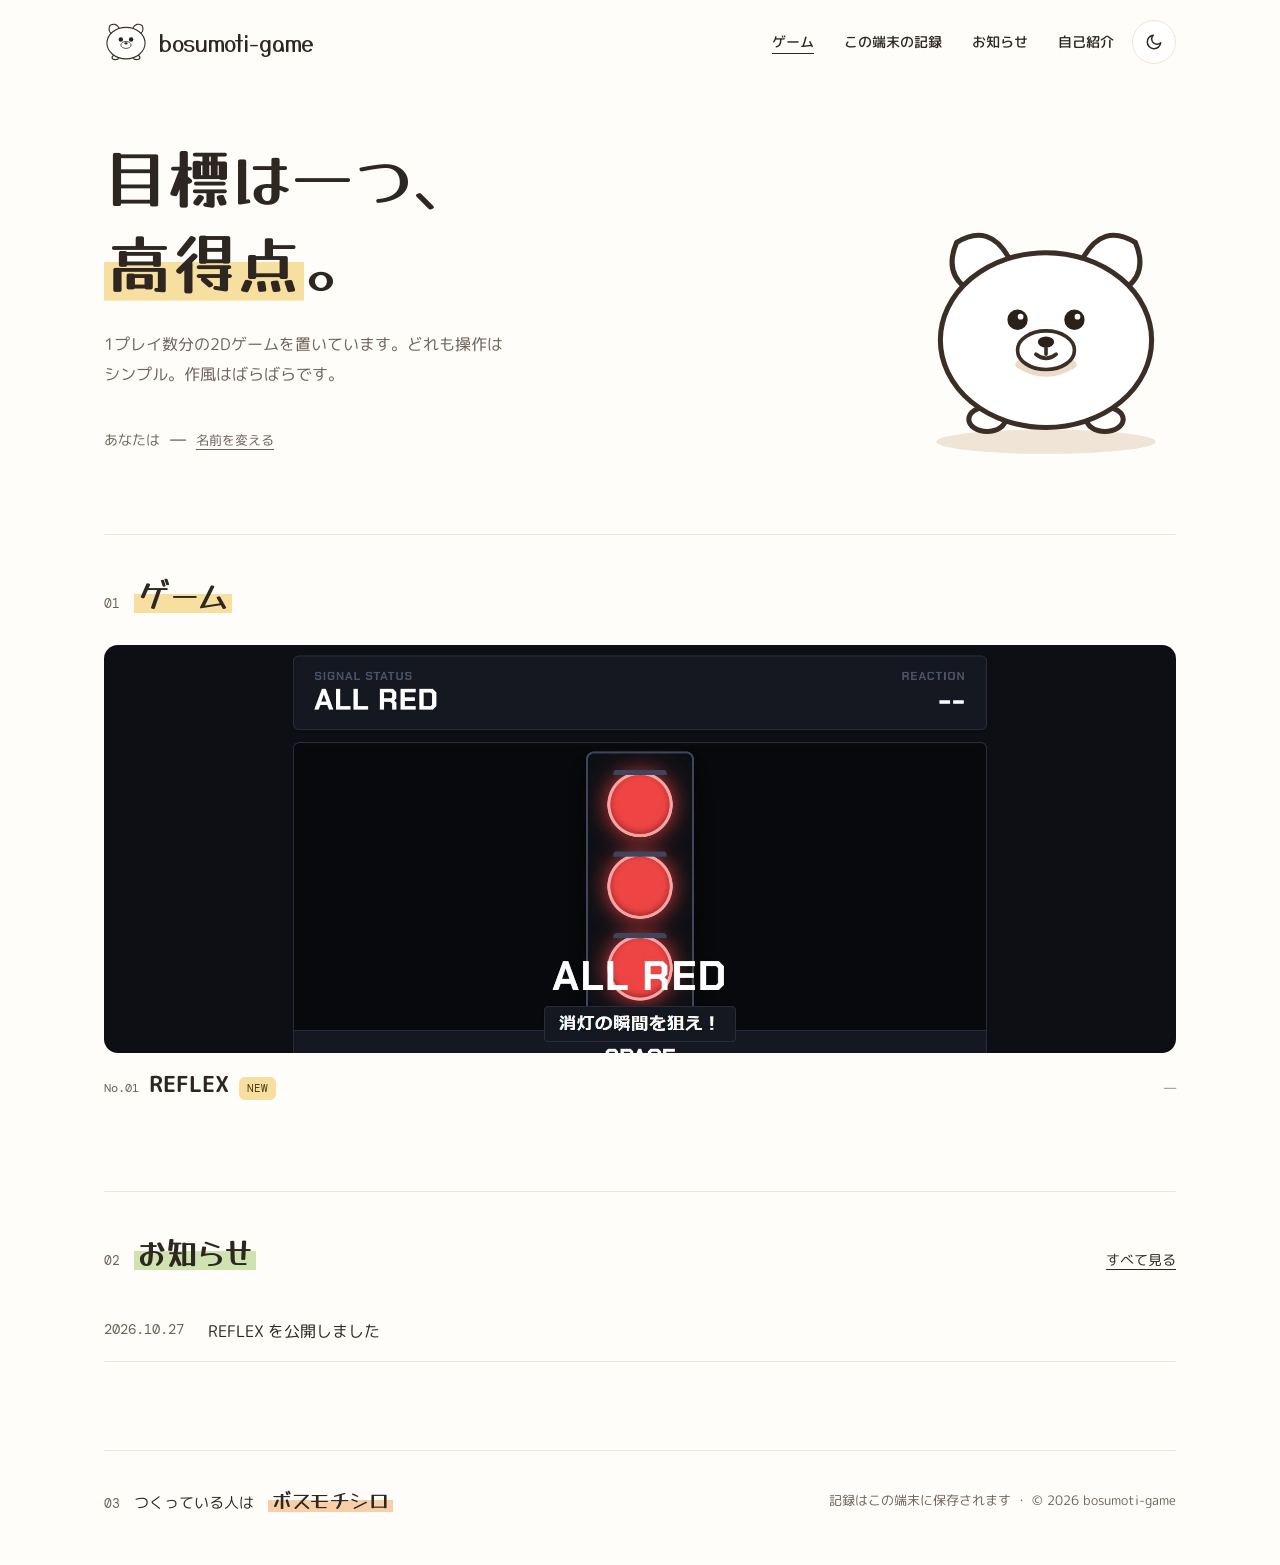
<file: index.html>
<!doctype html>
<html lang="ja">
<head>
<meta charset="utf-8">
<meta name="viewport" content="width=device-width, initial-scale=1">
<title>bosumoti-game ・ 目標は一つ、高得点。</title>
<meta name="description" content="1プレイ数分の2Dゲームを置いています。どれも操作はシンプル。作風はばらばらです。">
<script src="js/theme.js"></script>
<link rel="preconnect" href="https://fonts.googleapis.com">
<link rel="preconnect" href="https://fonts.gstatic.com" crossorigin>
<link rel="stylesheet" href="design/tokens.css">
<link rel="stylesheet" href="css/site.css">
<link rel="stylesheet" href="css/top.css">
<link rel="icon" href="assets/bosumoti-logo.svg" type="image/svg+xml">
<script type="module" src="js/top.js"></script>
</head>
<body>

<header class="site-header container">
  <a class="site-logo" href="index.html">
    <img class="site-logo__mochi" src="assets/bosumoti-logo.svg" alt="" width="44" height="44">
    <span class="site-logo__name">bosumoti-game</span>
  </a>
  <div class="site-header__right">
    <nav class="site-nav" aria-label="メイン">
      <a href="#games" aria-current="page">ゲーム</a>
      <a href="records.html">この端末の記録</a>
      <a href="news.html">お知らせ</a>
      <a href="about.html">自己紹介</a>
    </nav>
    <button type="button" class="theme-toggle" data-theme-toggle aria-label="テーマを切り替え">
      <svg class="icon-sun" width="18" height="18" viewBox="0 0 24 24" fill="none" stroke="currentColor" stroke-width="2" stroke-linecap="round" aria-hidden="true"><circle cx="12" cy="12" r="4"></circle><path d="M12 2v2M12 20v2M4.9 4.9l1.4 1.4M17.7 17.7l1.4 1.4M2 12h2M20 12h2M4.9 19.1l1.4-1.4M17.7 6.3l1.4-1.4"></path></svg>
      <svg class="icon-moon" width="18" height="18" viewBox="0 0 24 24" fill="none" stroke="currentColor" stroke-width="2" stroke-linecap="round" stroke-linejoin="round" aria-hidden="true"><path d="M21 13A9 9 0 1 1 11 3a7 7 0 0 0 10 10z"></path></svg>
    </button>
  </div>
</header>

<main>
  <section class="hero container">
    <div class="hero__text">
      <h1 class="heading hero__title">目標は一つ、<br><span class="mark" style="--m: var(--color-game)">高得点</span>。</h1>
      <p class="hero__lead">1プレイ数分の2Dゲームを置いています。どれも操作はシンプル。作風はばらばらです。</p>
      <p class="hero__you">
        あなたは
        <span class="hero__player" data-you>—</span>
        <a href="records.html">名前を変える</a>
      </p>
    </div>
    <img class="hero__mochi" src="assets/bosumoti-normal.svg" alt="" width="260" height="252">
  </section>

  <section class="top-section container" id="games" aria-labelledby="games-heading">
    <div class="top-section__head">
      <span class="top-section__no num">01</span>
      <h2 class="heading top-section__title" id="games-heading"><span class="mark" style="--m: var(--color-game)">ゲーム</span></h2>
    </div>
    <div class="game-grid" data-games></div>
  </section>

  <section class="top-section container" id="news" aria-labelledby="news-heading">
    <div class="top-section__head">
      <span class="top-section__no num">02</span>
      <h2 class="heading top-section__title" id="news-heading"><span class="mark" style="--m: var(--color-news)">お知らせ</span></h2>
      <a class="top-section__more" href="news.html">すべて見る</a>
    </div>
    <ul class="news-list" data-news></ul>
  </section>
</main>

<footer class="top-footer container">
  <div class="top-footer__inner">
    <p class="top-footer__about">
      <span class="top-section__no num">03</span>
      つくっている人は
      <a class="top-footer__creator heading" href="about.html"><span class="mark" style="--m: var(--color-about)">ボスモチシロ</span></a>
    </p>
    <p class="top-footer__note">記録はこの端末に保存されます ・ © 2026 bosumoti-game</p>
  </div>
</footer>

</body>
</html>
</file>
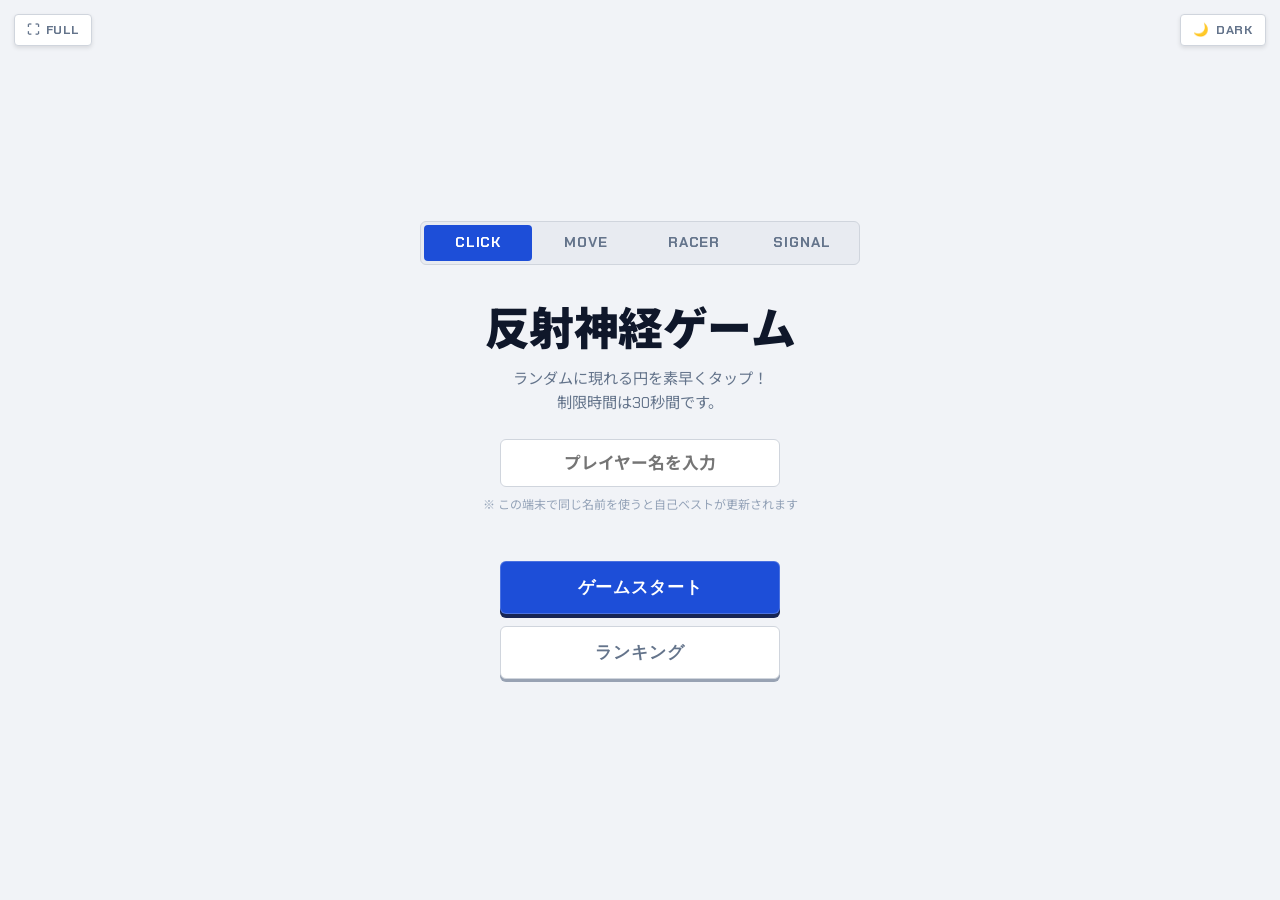
<file: games/reflex/index.html>
<!DOCTYPE html>
<html lang="ja">
<head>
    <meta charset="UTF-8">
    <meta name="viewport" content="width=device-width, initial-scale=1.0, user-scalable=no">
    <title>REFLEX - 反射神経テスト</title>

    <!-- 角ばった機械的・エンジニアリング味を持つ2フォント構成 -->
    <link rel="preconnect" href="https://fonts.googleapis.com">
    <link rel="preconnect" href="https://fonts.gstatic.com" crossorigin>
    <link href="https://fonts.googleapis.com/css2?family=Chakra+Petch:ital,wght@0,500;0,700;1,700&family=Noto+Sans+JP:wght@500;700;900&display=swap" rel="stylesheet">

    <style>
        /* ===== デザイントークン（デフォルト: CLICKモード = 青系・ダーク） ===== */
        :root {
            --mode-color: #2563eb;          /* コアブルー */
            --mode-color-hover: #1d4ed8;
            --mode-color-dark: #1e3a8a;
            --mode-color-light: #60a5fa;

            --bg-page: #0d0f14;              /* 締まりのあるグラファイトブラック */
            --bg-surface: #151821;           /* パネル・カード背景 */
            --bg-surface-active: #1d222e;
            --bg-play-area: #08090c;
            --bg-inset: #090a0d;
            
            --border-ui: #262c3b;            /* 明瞭な1pxソリッドボーダー */
            --border-ui-strong: #3d465c;
            --lane-border: rgba(255, 255, 255, 0.04);
            --judge-line-color: rgba(255, 255, 255, 0.15);

            --text-title: #ffffff;
            --text-main: #e2e8f0;
            --text-muted: #828d9f;
            --text-dark: #4b5565;

            --danger: #dc2626;
            --warning: #d97706;

            --font-display: 'Chakra Petch', sans-serif;
            --font-body: 'Chakra Petch', 'Noto Sans JP', sans-serif;

            --shadow-card: 0 16px 36px rgba(0, 0, 0, 0.7);
        }

        /* ===== MOVEモード（緑系・ダーク） ===== */
        body.mode-move {
            --mode-color: #16a34a;          /* コアグリーン */
            --mode-color-hover: #15803d;
            --mode-color-dark: #14532d;
            --mode-color-light: #4ade80;
        }

        /* ===== RACERモード（赤系・ダーク） ===== */
        body.mode-racer {
            --mode-color: #dc2626;          /* コアレッド */
            --mode-color-hover: #b91c1c;
            --mode-color-dark: #7f1d1d;
            --mode-color-light: #f87171;
        }

        /* ===== SIGNALモード（シグナルイエロー系・ダーク） ===== */
        body.mode-signal {
            --mode-color: #eab308;          /* シグナルイエロー */
            --mode-color-hover: #ca8a04;
            --mode-color-dark: #854d0e;
            --mode-color-light: #fde047;
        }

        /* イエロー背景上でのテキスト視認性確保（硬質なチャコールブラック：ダーク・ライト共通） */
        body.mode-signal .btn:not(.btn-secondary),
        body.mode-signal .segmented-btn.active,
        body.mode-signal .f1-action-btn:active .f1-action-key,
        body.mode-signal .f1-action-btn.pressed .f1-action-key,
        body.mode-signal .f1-action-btn:active .f1-action-label,
        body.mode-signal .f1-action-btn.pressed .f1-action-label {
            color: #0f172a !important;
        }

        /* ===== ライトテーマ定義（紙とインクのような硬質なコントラスト） ===== */
        body.theme-light {
            --bg-page: #f1f3f7;              /* 工業的・硬質なライトグレー */
            --bg-surface: #ffffff;           /* クリーンなホワイトパネル */
            --bg-surface-active: #e2e5eb;
            --bg-play-area: #e5e9f0;         /* ターゲットがはっきり映える背景 */
            --bg-inset: #e8ebf1;
            
            --border-ui: #d0d5dd;            /* 境界線 */
            --border-ui-strong: #98a2b3;
            --lane-border: rgba(0, 0, 0, 0.06);
            --judge-line-color: rgba(0, 0, 0, 0.2);

            --text-title: #0f172a;           /* 濃密なチャコールブラック */
            --text-main: #1e293b;
            --text-muted: #64748b;
            --text-dark: #94a3b8;

            --danger: #b91c1c;
            --warning: #b45309;

            --shadow-card: 0 10px 25px rgba(15, 23, 42, 0.08);
        }

        body.theme-light:not(.mode-move):not(.mode-racer):not(.mode-signal) {
            --mode-color: #1d4ed8;          /* 高コントラストブルー */
            --mode-color-hover: #1e40af;
            --mode-color-dark: #172554;
            --mode-color-light: #3b82f6;
        }

        body.theme-light.mode-move {
            --mode-color: #15803d;          /* 高コントラストグリーン */
            --mode-color-hover: #166534;
            --mode-color-dark: #14532d;
            --mode-color-light: #22c55e;
        }

        body.theme-light.mode-racer {
            --mode-color: #b91c1c;          /* 高コントラストレッド */
            --mode-color-hover: #991b1b;
            --mode-color-dark: #7f1d1d;
            --mode-color-light: #dc2626;
        }

        body.theme-light.mode-signal {
            --mode-color: #ca8a04;          /* 高コントラストシグナルイエロー */
            --mode-color-hover: #a16207;
            --mode-color-dark: #713f12;
            --mode-color-light: #eab308;
        }

        * {
            box-sizing: border-box;
            user-select: none;
            -webkit-user-select: none;
            touch-action: manipulation;
            margin: 0;
            padding: 0;
        }

        body {
            font-family: var(--font-body);
            background-color: var(--bg-page);
            color: var(--text-main);
            display: flex;
            justify-content: center;
            align-items: center;
            height: 100vh;
            height: 100dvh; /* スマホのアドレスバー出入りに対応 */
            overflow: hidden;
            transition: background-color 0.2s ease, color 0.2s ease;
        }

        /* ===== コントロールボタン群（左上：FULL / 右上：THEME） ===== */
        .ctrl-btn {
            position: fixed;
            z-index: 50;
            display: inline-flex;
            align-items: center;
            gap: 6px;
            padding: 7px 12px;
            font-family: var(--font-display);
            font-size: 0.78rem;
            font-weight: 700;
            letter-spacing: 0.06em;
            color: var(--text-muted);
            background: var(--bg-surface);
            border: 1px solid var(--border-ui);
            border-radius: 4px;
            cursor: pointer;
            box-shadow: 0 2px 4px rgba(0, 0, 0, 0.1);
            transition: all 0.15s ease;
            outline: none;
        }

        /* フルスクリーンボタン：画面「左上」に配置 */
        #fullscreen-btn {
            top: 14px;
            left: 14px;
        }

        /* テーマ切替ボタン：画面「右上」に配置 */
        #theme-toggle-btn {
            top: 14px;
            right: 14px;
        }

        .ctrl-btn:hover {
            color: var(--text-title);
            background: var(--bg-surface-active);
            border-color: var(--border-ui-strong);
        }

        .ctrl-btn:active {
            transform: translateY(1px);
        }

        /* ゲームプレイ中・カウントダウン中は誤操作防止のため非表示 */
        body.in-game .ctrl-btn,
        body:has(#game-screen.active) .ctrl-btn,
        body:has(#countdown-screen.active) .ctrl-btn {
            display: none !important;
        }

        /* ===== 共通スクリーンレイアウト ===== */
        .screen {
            display: none;
            flex-direction: column;
            justify-content: center;
            align-items: center;
            width: 100%;
            height: 100%;
            position: absolute;
            top: 0;
            left: 0;
            padding: 20px;
        }

        .screen.active {
            display: flex;
        }

        /* 高さの低い画面（スマホ横向き等）でゲーム画面以外をスクロール可能にする。
           収まる場合は中央寄せ、はみ出す場合は上から並べる */
        .screen:not(#game-screen) {
            overflow-y: auto;
            justify-content: flex-start;
        }
        .screen:not(#game-screen) > :first-child { margin-top: auto; }
        .screen:not(#game-screen) > :last-child  { margin-bottom: auto; }

        /* ===== Segmented Control ===== */
        .segmented-control {
            display: flex;
            position: relative;
            background: var(--bg-inset);
            border: 1px solid var(--border-ui);
            border-radius: 6px;
            padding: 3px;
            margin-bottom: 28px;
            width: 440px;
            max-width: 94vw;
        }

        .segmented-btn {
            flex: 1 1 0%;
            width: 25%;
            height: 36px;
            padding: 0 4px;
            display: inline-flex;
            align-items: center;
            justify-content: center;
            font-family: var(--font-display);
            font-size: 0.9rem;
            line-height: 1;
            font-weight: 700;
            letter-spacing: 0.06em;
            text-align: center;
            color: var(--text-muted);
            border: none;
            background: transparent;
            cursor: pointer;
            border-radius: 4px;
            transition: color 0.15s ease;
            z-index: 2;
            outline: none;
            white-space: nowrap;
        }

        .segmented-btn.active {
            color: #ffffff;
        }

        .segmented-slider {
            position: absolute;
            top: 3px;
            bottom: 3px;
            left: 3px;
            width: calc((100% - 6px) / 4);
            background: var(--mode-color);
            border-radius: 4px;
            transition: transform 0.22s cubic-bezier(0.2, 0.8, 0.2, 1), background 0.2s;
            z-index: 1;
        }

        /* ===== ソリッドボタンスタイル ===== */
        .btn {
            position: relative;
            padding: 14px 40px;
            font-family: var(--font-display);
            font-size: 1.05rem;
            font-weight: 700;
            letter-spacing: 0.05em;
            color: #ffffff;
            background: var(--mode-color);
            border: 1px solid rgba(255, 255, 255, 0.2);
            border-radius: 6px;
            cursor: pointer;
            box-shadow: 0 4px 0 var(--mode-color-dark);
            transition: transform 0.08s ease, background 0.15s ease;
            outline: none;
        }

        .btn:hover {
            background: var(--mode-color-hover);
            transform: translateY(-1px);
            box-shadow: 0 5px 0 var(--mode-color-dark);
        }

        .btn:active {
            transform: translateY(3px);
            box-shadow: 0 1px 0 var(--mode-color-dark);
        }

        .btn-secondary {
            background: var(--bg-surface);
            border: 1px solid var(--border-ui);
            color: var(--text-muted);
            box-shadow: 0 3px 0 var(--border-ui-strong);
        }

        .btn-secondary:hover {
            background: var(--bg-surface-active);
            color: var(--text-title);
            border-color: var(--border-ui-strong);
            box-shadow: 0 4px 0 var(--border-ui-strong);
        }

        .btn-secondary:active {
            transform: translateY(2px);
            box-shadow: 0 1px 0 var(--border-ui-strong);
        }

        /* ===== 1. オープニング画面 ===== */
        #start-screen {
            text-align: center;
        }

        #mode-badge {
            display: none !important;
        }

        .game-title-group {
            margin-bottom: 24px;
        }

        #start-screen h1 {
            font-family: var(--font-body);
            font-size: 2.8rem;
            font-weight: 900;
            letter-spacing: -0.01em;
            color: var(--text-title);
            margin-bottom: 8px;
        }

        #mode-desc {
            font-size: 0.95rem;
            color: var(--text-muted);
            line-height: 1.6;
            min-height: 48px;
        }

        .input-group {
            margin-bottom: 24px;
            display: flex;
            flex-direction: column;
            align-items: center;
        }

        #player-name {
            width: 280px;
            padding: 12px 16px;
            font-family: var(--font-body);
            font-size: 1.05rem;
            font-weight: 700;
            color: var(--text-title);
            background: var(--bg-surface);
            border: 1px solid var(--border-ui);
            border-radius: 6px;
            outline: none;
            text-align: center;
            transition: border-color 0.15s;
            user-select: text;
            -webkit-user-select: text;
        }

        #player-name:focus {
            border-color: var(--mode-color);
        }

        #name-hint {
            color: var(--text-dark);
            font-size: 0.75rem;
            margin-top: 8px;
        }

        #name-error {
            color: var(--danger);
            font-size: 0.82rem;
            font-weight: 700;
            height: 20px;
            margin-top: 4px;
        }

        .btn-wrapper {
            display: flex;
            flex-direction: column;
            gap: 12px;
            align-items: center;
            width: 280px;
        }

        .btn-wrapper .btn {
            width: 100%;
        }

        /* ===== 2. カウントダウン画面 ===== */
        #countdown-text {
            font-family: var(--font-display);
            font-size: 9rem;
            font-weight: 700;
            color: var(--text-title);
            animation: pulseCount 0.4s cubic-bezier(0.16, 1, 0.3, 1);
        }

        @keyframes pulseCount {
            0% { transform: scale(0.6); opacity: 0; }
            100% { transform: scale(1); opacity: 1; }
        }

        /* ===== 3. ゲームプレイ画面 ===== */
        #game-screen {
            justify-content: flex-start;
            padding-top: 20px;
        }

        #game-info {
            display: flex;
            justify-content: space-between;
            align-items: center;
            width: 90%;
            max-width: 680px;
            padding: 12px 20px;
            background: var(--bg-surface);
            border: 1px solid var(--border-ui);
            border-radius: 6px;
            margin-bottom: 12px;
        }

        .hud-item {
            display: flex;
            flex-direction: column;
            font-family: var(--font-display);
            font-size: 0.72rem;
            font-weight: 700;
            letter-spacing: 0.08em;
            color: var(--text-dark);
        }

        .hud-value {
            font-family: var(--font-display);
            font-size: 1.8rem;
            font-weight: 700;
            color: var(--text-title);
            line-height: 1.1;
            font-variant-numeric: tabular-nums;
        }

        .time-bar-container {
            width: 100px;
            height: 4px;
            background: var(--bg-inset);
            border-radius: 2px;
            overflow: hidden;
            margin-top: 4px;
        }

        #time-progress {
            width: 100%;
            height: 100%;
            background: var(--mode-color);
            transition: width 1s linear;
        }

        #play-area {
            position: relative;
            width: 90%;
            max-width: 680px;
            height: 68vh;
            background: var(--bg-play-area);
            border-radius: 6px;
            border: 1px solid var(--border-ui);
            overflow: hidden;
            transition: background-color 0.2s ease;
        }

        /* CLICKモード用：ソリッドターゲット */
        #target-circle {
            display: none;
            position: absolute;
            width: 64px;
            height: 64px;
            background: var(--mode-color);
            border: 3px solid #ffffff;
            border-radius: 50%;
            cursor: pointer;
            box-shadow: 0 4px 12px rgba(0, 0, 0, 0.4);
            transition: transform 0.05s ease-out;
        }

        #target-circle:active {
            transform: scale(0.9);
        }

        .hit-particle {
            position: absolute;
            width: 4px;
            height: 4px;
            background: var(--mode-color);
            pointer-events: none;
            animation: particleFade 0.3s ease-out forwards;
        }

        @keyframes particleFade {
            0% { transform: translate(0, 0); opacity: 1; }
            100% { transform: translate(var(--dx), var(--dy)); opacity: 0; }
        }

        /* ===== MOVEモード ===== */
        #move-stage {
            display: none;
            position: absolute;
            top: 0;
            left: 0;
            width: 100%;
            height: 100%;
        }

        .lanes-grid {
            position: absolute;
            top: 0;
            left: 0;
            width: 100%;
            height: calc(100% - 50px);
            display: flex;
        }

        .lane-col {
            flex: 1;
            border-right: 1px solid var(--lane-border);
            height: 100%;
            position: relative;
        }
        .lane-col:last-child { border-right: none; }
        .lane-col:nth-child(4) { border-right: 1px solid var(--border-ui-strong); }

        .key-guides {
            position: absolute;
            bottom: 0;
            left: 0;
            width: 100%;
            height: 50px;
            display: flex;
            background: var(--bg-surface);
            border-top: 1px solid var(--border-ui);
        }

        .key-cap {
            flex: 1;
            display: flex;
            justify-content: center;
            align-items: center;
            font-family: var(--font-display);
            font-size: 0.95rem;
            font-weight: 700;
            color: var(--text-dark);
            border-right: 1px solid var(--border-ui);
            cursor: pointer;
            transition: background 0.1s, color 0.1s;
        }
        .key-cap:last-child { border-right: none; }
        .key-cap:nth-child(4) { border-right: 1px solid var(--border-ui-strong); }
        .key-cap.pressed {
            background: var(--mode-color);
            color: #ffffff;
        }

        .judge-line {
            position: absolute;
            bottom: 74px;
            left: 0;
            width: 100%;
            height: 2px;
            background: var(--judge-line-color);
        }

        #move-player {
            position: absolute;
            bottom: 56px;
            width: 36px;
            height: 36px;
            border-radius: 4px;
            background: var(--mode-color);
            border: 2px solid #ffffff;
            box-shadow: 0 2px 8px rgba(0, 0, 0, 0.3);
            transition: left 0.05s ease-out;
            pointer-events: none;
            z-index: 10;
        }

        .obstacle-row {
            position: absolute;
            left: 0;
            width: 100%;
            height: 26px;
            display: flex;
            pointer-events: none;
        }

        .obstacle-block {
            flex: 1;
            margin: 0 1px;
            border-radius: 2px;
            background: #b91c1c;
            border: 1px solid rgba(0, 0, 0, 0.2);
        }

        .obstacle-block.hole {
            background: transparent !important;
            border: 1px dashed var(--border-ui-strong);
        }

        /* ===== RACERモード ===== */
        #racer-stage {
            display: none;
            position: absolute;
            top: 0;
            left: 0;
            width: 100%;
            height: 100%;
        }

        .racer-holder-bar {
            position: absolute;
            top: 24px;
            left: 0;
            width: 100%;
            display: flex;
            justify-content: space-around;
            padding: 0 10%;
            pointer-events: none;
            z-index: 5;
        }

        .racer-hand-slot {
            display: flex;
            flex-direction: column;
            align-items: center;
        }

        .hand-grip {
            width: 76px;
            height: 8px;
            background: var(--border-ui-strong);
            border-radius: 2px;
        }

        .hand-label {
            font-family: var(--font-display);
            font-size: 0.68rem;
            letter-spacing: 0.1em;
            color: var(--text-dark);
            margin-top: 6px;
            font-weight: 700;
        }

        .racer-ball {
            position: absolute;
            width: 58px;
            height: 58px;
            border-radius: 50%;
            background: var(--mode-color);
            border: 2px solid #ffffff;
            display: flex;
            justify-content: center;
            align-items: center;
            font-family: var(--font-display);
            font-size: 1.4rem;
            font-weight: 700;
            color: #ffffff;
            z-index: 10;
            cursor: pointer;
            box-shadow: 0 4px 12px rgba(0, 0, 0, 0.4);
            transition: transform 0.05s ease-out;
        }

        .racer-ball.caught {
            background: #16a34a;
            transform: scale(1.1);
        }

        .racer-ball.faulted {
            background: var(--warning);
        }

        #racer-feedback {
            position: absolute;
            top: 45%;
            left: 50%;
            transform: translate(-50%, -50%);
            width: 90%;
            max-width: 440px;
            display: flex;
            flex-direction: column;
            align-items: center;
            justify-content: center;
            pointer-events: none;
            opacity: 0;
            transition: opacity 0.1s ease-out;
            z-index: 20;
        }

        #racer-feedback.active {
            opacity: 1;
        }

        #racer-feedback .feedback-main {
            font-family: var(--font-display);
            font-size: clamp(2rem, 6vw, 2.6rem);
            font-weight: 700;
            letter-spacing: 0.04em;
            text-align: center;
            line-height: 1.1;
            white-space: nowrap;
        }

        #racer-feedback .feedback-sub {
            font-family: var(--font-display);
            font-size: clamp(0.9rem, 3.2vw, 1.1rem);
            font-weight: 700;
            letter-spacing: 0.05em;
            color: var(--text-title);
            background: var(--bg-surface);
            border: 1px solid var(--border-ui);
            padding: 4px 14px;
            border-radius: 4px;
            margin-top: 8px;
            font-variant-numeric: tabular-nums;
            white-space: nowrap;
        }

        #racer-feedback.slow .feedback-main { color: var(--danger); }
        #racer-feedback.catch .feedback-main { color: #16a34a; }
        #racer-feedback.double-catch .feedback-main { color: #2563eb; }
        #racer-feedback.split .feedback-main { color: var(--warning); }
        #racer-feedback.fault .feedback-main { color: var(--warning); }

        .racer-catch-bar {
            position: absolute;
            bottom: 0;
            left: 0;
            width: 100%;
            height: 70px;
            display: flex;
            background: var(--bg-surface);
            border-top: 1px solid var(--border-ui);
            z-index: 15;
        }

        .racer-catch-btn {
            flex: 1;
            display: flex;
            flex-direction: column;
            justify-content: center;
            align-items: center;
            background: transparent;
            border: none;
            border-right: 1px solid var(--border-ui);
            cursor: pointer;
            transition: background 0.08s;
            outline: none;
        }
        .racer-catch-btn:last-child { border-right: none; }

        .racer-catch-btn:active, .racer-catch-btn.pressed {
            background: var(--mode-color);
        }

        .racer-catch-key {
            font-family: var(--font-display);
            font-size: 1.4rem;
            font-weight: 700;
            color: var(--text-title);
            line-height: 1;
        }

        .racer-catch-btn:active .racer-catch-key,
        .racer-catch-btn.pressed .racer-catch-key {
            color: #ffffff;
        }

        .racer-catch-label {
            font-family: var(--font-display);
            font-size: 0.65rem;
            font-weight: 700;
            letter-spacing: 0.1em;
            color: var(--text-dark);
            margin-top: 4px;
        }

        .racer-catch-btn:active .racer-catch-label,
        .racer-catch-btn.pressed .racer-catch-label {
            color: #ffffff;
        }

        @keyframes screenShake {
            0%, 100% { transform: translate(0, 0); }
            20%, 60% { transform: translate(-6px, 3px); }
            40%, 80% { transform: translate(6px, -3px); }
        }
        .shake { animation: screenShake 0.3s ease-out; }

        /* ===== F1モード ===== */
        #f1-stage {
            display: none;
            position: absolute;
            top: 0;
            left: 0;
            width: 100%;
            height: 100%;
        }

        .f1-gantry {
            position: absolute;
            top: 40%;
            left: 50%;
            transform: translate(-50%, -50%);
            display: flex;
            flex-direction: column;
            align-items: center;
            z-index: 10;
        }

        .f1-signal-box {
            width: 106px;
            padding: 18px 14px;
            background: #0d0f14;
            border: 2px solid var(--border-ui-strong);
            border-radius: 8px;
            display: flex;
            flex-direction: column;
            align-items: center;
            gap: 16px;
            box-shadow: 0 12px 28px rgba(0, 0, 0, 0.65);
        }

        body.theme-light .f1-signal-box {
            background: #181d27;
            border-color: #3d465c;
        }

        .f1-lamp {
            width: 64px;
            height: 64px;
            border-radius: 50%;
            background: #230808;
            border: 3px solid #3b1010;
            box-shadow: inset 0 3px 6px rgba(0, 0, 0, 0.9);
            transition: background 0.04s, border-color 0.04s, box-shadow 0.04s;
            position: relative;
        }

        .f1-lamp::before {
            content: '';
            position: absolute;
            top: -5px;
            left: 50%;
            transform: translateX(-50%);
            width: 52px;
            height: 5px;
            background: var(--border-ui-strong);
            border-radius: 3px 3px 0 0;
        }

        .f1-lamp.lit {
            background: #ef4444;
            border-color: #fca5a5;
            box-shadow: 0 0 22px rgba(239, 68, 68, 0.9), inset 0 -2px 6px rgba(0, 0, 0, 0.35);
        }

        #f1-feedback {
            position: absolute;
            top: 71%;
            left: 50%;
            transform: translate(-50%, -50%);
            width: 90%;
            max-width: 440px;
            display: flex;
            flex-direction: column;
            align-items: center;
            justify-content: center;
            pointer-events: none;
            z-index: 20;
            opacity: 0;
            transition: opacity 0.1s ease-out;
        }

        #f1-feedback.active {
            opacity: 1;
        }

        #f1-feedback .feedback-main {
            font-family: var(--font-display);
            font-size: clamp(1.8rem, 5.5vw, 2.5rem);
            font-weight: 700;
            letter-spacing: 0.04em;
            text-align: center;
            line-height: 1.1;
            white-space: nowrap;
            color: var(--text-title);
        }

        #f1-feedback .feedback-sub {
            font-family: var(--font-display);
            font-size: clamp(0.85rem, 3.2vw, 1.05rem);
            font-weight: 700;
            letter-spacing: 0.05em;
            color: var(--text-title);
            background: var(--bg-surface);
            border: 1px solid var(--border-ui);
            padding: 4px 14px;
            border-radius: 4px;
            margin-top: 8px;
            font-variant-numeric: tabular-nums;
            white-space: nowrap;
        }

        #f1-feedback.fault .feedback-main { color: var(--danger); }
        #f1-feedback.success .feedback-main { color: #16a34a; }
        #f1-feedback.go .feedback-main { color: #f59e0b; }
        #f1-feedback.slow .feedback-main { color: var(--warning); }

        .f1-action-bar {
            position: absolute;
            bottom: 0;
            left: 0;
            width: 100%;
            height: 70px;
            background: var(--bg-surface);
            border-top: 1px solid var(--border-ui);
            z-index: 15;
        }

        .f1-action-btn {
            width: 100%;
            height: 100%;
            display: flex;
            flex-direction: column;
            justify-content: center;
            align-items: center;
            background: transparent;
            border: none;
            cursor: pointer;
            transition: background 0.08s;
            outline: none;
        }

        .f1-action-btn:active, .f1-action-btn.pressed {
            background: var(--mode-color);
        }

        .f1-action-key {
            font-family: var(--font-display);
            font-size: 1.4rem;
            font-weight: 700;
            color: var(--text-title);
            line-height: 1;
        }

        .f1-action-btn:active .f1-action-key,
        .f1-action-btn.pressed .f1-action-key {
            color: #ffffff;
        }

        .f1-action-label {
            font-family: var(--font-display);
            font-size: 0.65rem;
            font-weight: 700;
            letter-spacing: 0.1em;
            color: var(--text-dark);
            margin-top: 4px;
        }

        .f1-action-btn:active .f1-action-label,
        .f1-action-btn.pressed .f1-action-label {
            color: #ffffff;
        }

        #f1-stats-row {
            display: none;
            justify-content: space-around;
            background: var(--bg-inset);
            border: 1px solid var(--border-ui);
            border-radius: 4px;
            padding: 10px;
            margin: 12px 0;
        }

        /* ===== 4. リザルト画面 ===== */
        @keyframes popUp {
            0% { transform: scale(0.92); opacity: 0; }
            100% { transform: scale(1); opacity: 1; }
        }

        .animate-pop {
            animation: popUp 0.3s cubic-bezier(0.16, 1, 0.3, 1) forwards;
        }

        #result-content {
            background: var(--bg-surface);
            padding: 32px 36px;
            border-radius: 8px;
            border: 1px solid var(--border-ui);
            text-align: center;
            max-width: 460px;
            width: 90%;
            box-shadow: var(--shadow-card);
        }

        #result-content h2 {
            font-family: var(--font-display);
            font-size: 0.85rem;
            letter-spacing: 0.12em;
            color: var(--text-dark);
            margin-bottom: 6px;
        }

        .score-display {
            font-family: var(--font-display);
            font-size: 4.6rem;
            font-weight: 700;
            color: var(--text-title);
            line-height: 1;
            font-variant-numeric: tabular-nums;
            margin-bottom: 4px;
        }

        .score-unit {
            font-size: 1.2rem;
            color: var(--text-muted);
            margin-left: 6px;
        }

        .rank-display {
            display: inline-block;
            font-family: var(--font-display);
            font-size: 0.95rem;
            color: var(--mode-color);
            background: var(--bg-inset);
            border: 1px solid var(--border-ui);
            padding: 4px 14px;
            border-radius: 4px;
            margin: 6px 0 12px;
            font-weight: 700;
        }

        #racer-stats-row {
            display: none;
            justify-content: space-around;
            background: var(--bg-inset);
            border: 1px solid var(--border-ui);
            border-radius: 4px;
            padding: 10px;
            margin: 12px 0;
        }

        .racer-stat-item {
            display: flex;
            flex-direction: column;
            font-family: var(--font-display);
            font-size: 0.7rem;
            color: var(--text-dark);
            font-weight: 700;
        }

        .racer-stat-val {
            font-size: 1.1rem;
            color: var(--text-title);
            font-weight: 700;
            margin-top: 2px;
        }

        /* ===== ヒストグラム表示エリア ===== */
        #histogram-container {
            margin-top: 16px;
            padding-top: 16px;
            border-top: 1px solid var(--border-ui);
        }

        .histogram-header {
            display: flex;
            justify-content: space-between;
            align-items: center;
            font-family: var(--font-display);
            font-size: 0.72rem;
            color: var(--text-dark);
            margin-bottom: 12px;
            letter-spacing: 0.05em;
        }

        .chart-wrapper {
            display: flex;
            align-items: flex-end;
            height: 90px;
            gap: 4px;
            padding-bottom: 22px;
            border-bottom: 1px solid var(--border-ui);
            justify-content: center;
        }

        .bar-col {
            display: flex;
            flex-direction: column;
            align-items: center;
            flex: 1 1 0;
            min-width: 0;
            max-width: 24px;
            height: 100%;
            justify-content: flex-end;
            position: relative;
        }

        .bar-count-label {
            font-family: var(--font-display);
            font-size: 0.65rem;
            font-weight: 700;
            color: var(--text-dark);
            margin-bottom: 4px;
        }

        .bar-pill {
            width: 100%;
            border-radius: 2px 2px 0 0;
            transition: height 0.4s ease-out;
        }

        .bar-pill.blue {
            background: var(--border-ui-strong);
        }

        .bar-pill.red {
            background: var(--mode-color);
        }

        .bar-bottom-label {
            position: absolute;
            bottom: -18px;
            font-family: var(--font-display);
            font-size: 0.6rem;
            color: var(--text-dark);
            white-space: nowrap;
        }

        @media (max-width: 480px) {
            /* 狭い画面ではラベルが重ならないよう1本おきに表示 */
            .bar-col:nth-child(even) .bar-bottom-label { visibility: hidden; }
        }

        /* ===== 5. ランキング画面 ===== */
        #ranking-content {
            background: var(--bg-surface);
            padding: 28px;
            border-radius: 8px;
            border: 1px solid var(--border-ui);
            box-shadow: var(--shadow-card);
            width: 90%;
            max-width: 440px;
            text-align: center;
        }

        #ranking-content h2 {
            font-family: var(--font-display);
            font-size: 1.3rem;
            font-weight: 700;
            margin-bottom: 16px;
            color: var(--text-title);
            letter-spacing: 0.06em;
        }

        .ranking-table {
            width: 100%;
            border-collapse: separate;
            border-spacing: 0 4px;
            margin: 10px 0 20px 0;
        }

        .ranking-table th {
            font-family: var(--font-display);
            font-size: 0.72rem;
            color: var(--text-dark);
            text-transform: uppercase;
            letter-spacing: 0.08em;
            padding: 8px 10px;
        }

        .ranking-table td {
            background: var(--bg-inset);
            padding: 10px 12px;
            font-family: var(--font-display);
            font-size: 0.95rem;
            font-weight: 700;
            color: var(--text-title);
            border: 1px solid var(--border-ui);
        }

        .ranking-table tr td:first-child {
            border-radius: 4px 0 0 4px;
            border-right: none;
            width: 50px;
            color: var(--text-dark);
        }

        .ranking-table tr td:nth-child(2) {
            border-left: none;
            border-right: none;
            font-family: var(--font-body);
            font-weight: 700;
        }

        .ranking-table tr td:last-child {
            border-radius: 0 4px 4px 0;
            border-left: none;
            color: var(--mode-color);
            text-align: right;
        }

        .rank-gold td:first-child { color: #f59e0b; }
        .rank-silver td:first-child { color: #94a3b8; }
        .rank-bronze td:first-child { color: #b45309; }

        /* オンラインランキング：同名プレイヤーを区別するタグ（例: TARO#3F2A） */
        .name-tag {
            margin-left: 4px;
            font-family: var(--font-display);
            font-size: 0.72rem;
            font-weight: 700;
            letter-spacing: 0.04em;
            color: var(--text-dark);
        }

        /* タグで名前列が広がってもスコアは1行に保つ（狭い画面ではタグ側が折り返す） */
        .ranking-table tr td:last-child {
            white-space: nowrap;
        }

        /* サイト（bosumoti-game）埋め込み時：ランキングはサイト側に出すため、ゲーム内のランキング導線を隠す */
        body.embedded #rank-btn {
            display: none;
        }

        /* サイトモード：名前はサイトのものを使うため入力欄を隠す（要素とidは autoPlay.js のため残す） */
        body.site-mode #player-name {
            display: none;
        }

        /* 自分の記録の行 */
        .ranking-table tr.is-me td {
            border-color: var(--mode-color);
        }

        /* 圏外の自分の行との区切り */
        .ranking-table tr.ranking-gap td.gap-cell {
            background: transparent;
            border: none;
            padding: 0;
            color: var(--text-dark);
            text-align: center;
            line-height: 1;
        }
    </style>
</head>
<body>

    <!-- 画面「左上」に配置されたフルスクリーンボタン -->
    <button id="fullscreen-btn" class="ctrl-btn" title="フルスクリーン切り替え">
        <span id="fullscreen-icon">⛶</span> <span id="fullscreen-label">FULL</span>
    </button>

    <!-- 画面「右上」に配置されたテーマ切り替えボタン -->
    <button id="theme-toggle-btn" class="ctrl-btn" title="テーマ切り替え">
        <span id="theme-icon">☀️</span> <span id="theme-label">LIGHT</span>
    </button>

    <!-- 1. オープニング画面 -->
    <div id="start-screen" class="screen active">
        <!-- Segmented Control -->
        <div class="segmented-control">
            <div class="segmented-slider" id="seg-slider"></div>
            <button class="segmented-btn active" id="seg-click-btn">CLICK</button>
            <button class="segmented-btn" id="seg-move-btn">MOVE</button>
            <button class="segmented-btn" id="seg-racer-btn">RACER</button>
            <button class="segmented-btn" id="seg-signal-btn">SIGNAL</button>
        </div>

        <div class="game-title-group">
            <div class="title-badge" id="mode-badge">CLICK TEST MODE</div>
            <h1 id="mode-title">反射神経ゲーム</h1>
            <p id="mode-desc">ランダムに現れる円を素早くタップ！<br>制限時間は30秒間です。</p>
        </div>

        <div class="input-group">
            <input type="text" id="player-name" placeholder="プレイヤー名を入力" autocomplete="off" maxlength="10">
            <div id="name-hint">※ 同じ名前でプレイすると自己ベストが更新されます</div>
            <div id="name-error"></div>
        </div>

        <div class="btn-wrapper">
            <button id="start-btn" class="btn">ゲームスタート</button>
            <button id="rank-btn" class="btn btn-secondary">ランキング</button>
        </div>
    </div>

    <!-- ランキング画面 -->
    <div id="ranking-screen" class="screen">
        <div id="ranking-content">
            <h2 id="ranking-title">LEADERBOARD</h2>
            <table class="ranking-table">
                <thead>
                    <tr>
                        <th>順位</th>
                        <th style="text-align: left;">名前</th>
                        <th style="text-align: right;">スコア</th>
                    </tr>
                </thead>
                <tbody id="ranking-tbody">
                    <!-- 動的挿入 -->
                </tbody>
            </table>
            <button id="back-to-start-btn" class="btn btn-secondary" style="width: 100%;">戻る</button>
        </div>
    </div>

    <!-- 2. カウントダウン画面 -->
    <div id="countdown-screen" class="screen">
        <div id="countdown-text">3</div>
    </div>

    <!-- 3. ゲームプレイ画面 -->
    <div id="game-screen" class="screen">
        <div id="game-info">
            <div class="hud-item">
                <span id="hud-time-label">TIME REMAINING</span>
                <span class="hud-value"><span id="time-left">30</span><span id="hud-unit">s</span></span>
                <div class="time-bar-container" id="time-bar-box">
                    <div id="time-progress"></div>
                </div>
            </div>
            <div class="hud-item" style="align-items: flex-end;">
                <span id="hud-score-label">SCORE</span>
                <span class="hud-value" id="score">0</span>
            </div>
        </div>

        <div id="play-area">
            <!-- CLICKモード用円 -->
            <div id="target-circle"></div>

            <!-- MOVEモード用ステージ -->
            <div id="move-stage">
                <div class="lanes-grid">
                    <div class="lane-col"></div><div class="lane-col"></div>
                    <div class="lane-col"></div><div class="lane-col"></div>
                    <div class="lane-col"></div><div class="lane-col"></div>
                    <div class="lane-col"></div><div class="lane-col"></div>
                </div>
                <div class="judge-line"></div>
                <div id="move-player"></div>
                <div class="key-guides" id="key-guides">
                    <div class="key-cap" data-lane="0">Q</div>
                    <div class="key-cap" data-lane="1">W</div>
                    <div class="key-cap" data-lane="2">E</div>
                    <div class="key-cap" data-lane="3">R</div>
                    <div class="key-cap" data-lane="4">U</div>
                    <div class="key-cap" data-lane="5">I</div>
                    <div class="key-cap" data-lane="6">O</div>
                    <div class="key-cap" data-lane="7">P</div>
                </div>
            </div>

            <!-- RACERモード用ステージ -->
            <div id="racer-stage">
                <div class="racer-holder-bar">
                    <div class="racer-hand-slot">
                        <div class="hand-grip"></div>
                        <div class="hand-label">LEFT HAND</div>
                    </div>
                    <div class="racer-hand-slot">
                        <div class="hand-grip"></div>
                        <div class="hand-label">RIGHT HAND</div>
                    </div>
                </div>

                <div id="racer-ball-left" class="racer-ball">F</div>
                <div id="racer-ball-right" class="racer-ball">J</div>

                <div id="racer-feedback">
                    <div class="feedback-main">READY</div>
                </div>

                <div class="racer-catch-bar">
                    <button class="racer-catch-btn" id="racer-btn-left" data-key="f">
                        <span class="racer-catch-key">F</span>
                        <span class="racer-catch-label">LEFT CATCH</span>
                    </button>
                    <button class="racer-catch-btn" id="racer-btn-right" data-key="j">
                        <span class="racer-catch-key">J</span>
                        <span class="racer-catch-label">RIGHT CATCH</span>
                    </button>
                </div>
            </div>

            <!-- F1モード用ステージ -->
            <div id="f1-stage">
                <div class="f1-gantry">
                    <div class="f1-signal-box">
                        <div class="f1-lamp" id="f1-lamp-1"></div>
                        <div class="f1-lamp" id="f1-lamp-2"></div>
                        <div class="f1-lamp" id="f1-lamp-3"></div>
                    </div>
                </div>

                <div id="f1-feedback">
                    <div class="feedback-main" id="f1-feedback-main">READY</div>
                    <div class="feedback-sub" id="f1-feedback-sub">PRESS SPACE ON LIGHTS OUT</div>
                </div>

                <div class="f1-action-bar">
                    <button class="f1-action-btn" id="f1-action-btn">
                        <span class="f1-action-key">SPACE</span>
                        <span class="f1-action-label">START REACTION (TAP OR SPACE)</span>
                    </button>
                </div>
            </div>
        </div>
    </div>

    <!-- 4. リザルト画面 -->
    <div id="result-screen" class="screen">
        <div id="result-content" class="animate-pop">
            <h2>SESSION COMPLETED</h2>
            <div class="score-display"><span id="final-score">0</span><span class="score-unit" id="final-unit">pts</span></div>
            <div><div class="rank-display" id="result-rank">順位: - 位</div></div>
            
            <div id="racer-stats-row">
                <div class="racer-stat-item">
                    <span>成功回数</span>
                    <span class="racer-stat-val" id="racer-stat-catches">- / -</span>
                </div>
                <div class="racer-stat-item">
                    <span>最速反応</span>
                    <span class="racer-stat-val" id="racer-stat-best">- ms</span>
                </div>
                <div class="racer-stat-item">
                    <span>平均反応</span>
                    <span class="racer-stat-val" id="racer-stat-avg">- ms</span>
                </div>
            </div>

            <div id="f1-stats-row">
                <div class="racer-stat-item">
                    <span>反応速度</span>
                    <span class="racer-stat-val" id="f1-stat-time">- ms</span>
                </div>
                <div class="racer-stat-item">
                    <span>レーティング</span>
                    <span class="racer-stat-val" id="f1-stat-rating">-</span>
                </div>
            </div>

            <div id="histogram-container"></div>

            <button id="restart-btn" class="btn" style="margin-top: 22px; width: 100%;">もう一度挑戦する</button>
        </div>
    </div>

    <script>
        /* ==========================================================
           Web Audio API（効果音システム：メモリリーク完全防止）
        ========================================================== */
        let audioCtx = null;
        function initAudio() {
            try {
                if (!audioCtx) audioCtx = new (window.AudioContext || window.webkitAudioContext)();
                if (audioCtx.state === 'suspended') audioCtx.resume();
            } catch (e) {
                console.warn('AudioContext init failed:', e);
            }
        }

        function playTone(freq, type = 'sine', duration = 0.1, gainVal = 0.15) {
            initAudio();
            if (!audioCtx) return;
            try {
                const osc = audioCtx.createOscillator();
                const gain = audioCtx.createGain();
                osc.type = type;
                osc.frequency.setValueAtTime(freq, audioCtx.currentTime);
                gain.gain.setValueAtTime(gainVal, audioCtx.currentTime);
                gain.gain.exponentialRampToValueAtTime(0.001, audioCtx.currentTime + duration);
                osc.connect(gain);
                gain.connect(audioCtx.destination);
                osc.start();
                osc.stop(audioCtx.currentTime + duration);
                osc.onended = () => {
                    osc.disconnect();
                    gain.disconnect();
                };
            } catch (e) {
                // 音声APIのエラーでゲーム本体を停止させない
            }
        }

        function playClickSound() { playTone(600, 'sine', 0.08, 0.12); }
        function playCountSound() { playTone(480, 'sine', 0.15, 0.15); }
        function playHitSound() {
            initAudio();
            if (!audioCtx) return;
            try {
                const osc = audioCtx.createOscillator();
                const gain = audioCtx.createGain();
                osc.type = 'sine';
                osc.frequency.setValueAtTime(800, audioCtx.currentTime);
                osc.frequency.exponentialRampToValueAtTime(1600, audioCtx.currentTime + 0.06);
                gain.gain.setValueAtTime(0.2, audioCtx.currentTime);
                gain.gain.exponentialRampToValueAtTime(0.001, audioCtx.currentTime + 0.09);
                osc.connect(gain);
                gain.connect(audioCtx.destination);
                osc.start();
                osc.stop(audioCtx.currentTime + 0.09);
                osc.onended = () => { osc.disconnect(); gain.disconnect(); };
            } catch (e) {}
        }

        function playMoveSound() {
            initAudio();
            if (!audioCtx) return;
            try {
                const osc = audioCtx.createOscillator();
                const gain = audioCtx.createGain();
                osc.type = 'triangle';
                osc.frequency.setValueAtTime(350, audioCtx.currentTime);
                osc.frequency.exponentialRampToValueAtTime(650, audioCtx.currentTime + 0.05);
                gain.gain.setValueAtTime(0.12, audioCtx.currentTime);
                gain.gain.exponentialRampToValueAtTime(0.001, audioCtx.currentTime + 0.06);
                osc.connect(gain);
                gain.connect(audioCtx.destination);
                osc.start();
                osc.stop(audioCtx.currentTime + 0.06);
                osc.onended = () => { osc.disconnect(); gain.disconnect(); };
            } catch (e) {}
        }

        function playPassSound() { playTone(1050, 'sine', 0.08, 0.15); }

        function playCrashSound() {
            initAudio();
            if (!audioCtx) return;
            try {
                const osc = audioCtx.createOscillator();
                const gain = audioCtx.createGain();
                osc.type = 'sawtooth';
                osc.frequency.setValueAtTime(160, audioCtx.currentTime);
                osc.frequency.exponentialRampToValueAtTime(40, audioCtx.currentTime + 0.25);
                gain.gain.setValueAtTime(0.3, audioCtx.currentTime);
                gain.gain.exponentialRampToValueAtTime(0.001, audioCtx.currentTime + 0.25);
                osc.connect(gain);
                gain.connect(audioCtx.destination);
                osc.start();
                osc.stop(audioCtx.currentTime + 0.25);
                osc.onended = () => { osc.disconnect(); gain.disconnect(); };
            } catch (e) {}
        }

        function playDropSound() {
            initAudio();
            if (!audioCtx) return;
            try {
                const osc = audioCtx.createOscillator();
                const gain = audioCtx.createGain();
                osc.type = 'sine';
                osc.frequency.setValueAtTime(700, audioCtx.currentTime);
                osc.frequency.exponentialRampToValueAtTime(250, audioCtx.currentTime + 0.08);
                gain.gain.setValueAtTime(0.12, audioCtx.currentTime);
                gain.gain.exponentialRampToValueAtTime(0.001, audioCtx.currentTime + 0.08);
                osc.connect(gain);
                gain.connect(audioCtx.destination);
                osc.start();
                osc.stop(audioCtx.currentTime + 0.08);
                osc.onended = () => { osc.disconnect(); gain.disconnect(); };
            } catch (e) {}
        }

        function playCatchSound() {
            initAudio();
            if (!audioCtx) return;
            try {
                const osc = audioCtx.createOscillator();
                const gain = audioCtx.createGain();
                osc.type = 'triangle';
                osc.frequency.setValueAtTime(950, audioCtx.currentTime);
                osc.frequency.exponentialRampToValueAtTime(1900, audioCtx.currentTime + 0.07);
                gain.gain.setValueAtTime(0.25, audioCtx.currentTime);
                gain.gain.exponentialRampToValueAtTime(0.001, audioCtx.currentTime + 0.1);
                osc.connect(gain);
                gain.connect(audioCtx.destination);
                osc.start();
                osc.stop(audioCtx.currentTime + 0.1);
                osc.onended = () => { osc.disconnect(); gain.disconnect(); };
            } catch (e) {}
        }

        function playDoubleCatchSound() {
            initAudio();
            if (!audioCtx) return;
            [1046.5, 1318.5].forEach((freq, i) => {
                try {
                    const osc = audioCtx.createOscillator();
                    const gain = audioCtx.createGain();
                    osc.type = 'sine';
                    const startTime = audioCtx.currentTime + i * 0.05;
                    osc.frequency.setValueAtTime(freq, startTime);
                    osc.frequency.exponentialRampToValueAtTime(freq * 1.5, startTime + 0.1);
                    gain.gain.setValueAtTime(0.25, startTime);
                    gain.gain.exponentialRampToValueAtTime(0.001, startTime + 0.15);
                    osc.connect(gain);
                    gain.connect(audioCtx.destination);
                    osc.start(startTime);
                    osc.stop(startTime + 0.15);
                    osc.onended = () => { osc.disconnect(); gain.disconnect(); };
                } catch (e) {}
            });
        }

        function playSlowSound() {
            initAudio();
            if (!audioCtx) return;
            try {
                const osc = audioCtx.createOscillator();
                const gain = audioCtx.createGain();
                osc.type = 'sawtooth';
                osc.frequency.setValueAtTime(180, audioCtx.currentTime);
                osc.frequency.exponentialRampToValueAtTime(80, audioCtx.currentTime + 0.35);
                gain.gain.setValueAtTime(0.25, audioCtx.currentTime);
                gain.gain.exponentialRampToValueAtTime(0.001, audioCtx.currentTime + 0.35);
                osc.connect(gain);
                gain.connect(audioCtx.destination);
                osc.start();
                osc.stop(audioCtx.currentTime + 0.35);
                osc.onended = () => { osc.disconnect(); gain.disconnect(); };
            } catch (e) {}
        }

        function playPenaltySound() {
            initAudio();
            if (!audioCtx) return;
            [220, 180].forEach((freq, i) => {
                try {
                    const osc = audioCtx.createOscillator();
                    const gain = audioCtx.createGain();
                    osc.type = 'sawtooth';
                    const startTime = audioCtx.currentTime + i * 0.12;
                    osc.frequency.setValueAtTime(freq, startTime);
                    gain.gain.setValueAtTime(0.3, startTime);
                    gain.gain.exponentialRampToValueAtTime(0.001, startTime + 0.1);
                    osc.connect(gain);
                    gain.connect(audioCtx.destination);
                    osc.start(startTime);
                    osc.stop(startTime + 0.1);
                    osc.onended = () => { osc.disconnect(); gain.disconnect(); };
                } catch (e) {}
            });
        }

        function playEndSound() {
            initAudio();
            if (!audioCtx) return;
            const chord = [523.25, 659.25, 783.99, 1046.50];
            chord.forEach((freq, i) => {
                try {
                    const osc = audioCtx.createOscillator();
                    const gain = audioCtx.createGain();
                    osc.type = 'triangle';
                    const startTime = audioCtx.currentTime + i * 0.08;
                    osc.frequency.setValueAtTime(freq, startTime);
                    gain.gain.setValueAtTime(0.12, startTime);
                    gain.gain.exponentialRampToValueAtTime(0.001, startTime + 0.35);
                    osc.connect(gain);
                    gain.connect(audioCtx.destination);
                    osc.start(startTime);
                    osc.stop(startTime + 0.35);
                    osc.onended = () => { osc.disconnect(); gain.disconnect(); };
                } catch (e) {}
            });
        }

        function playSignalBeep(freq = 750) {
            initAudio();
            if (!audioCtx) return;
            try {
                const osc = audioCtx.createOscillator();
                const gain = audioCtx.createGain();
                osc.type = 'sine';
                osc.frequency.setValueAtTime(freq, audioCtx.currentTime);
                gain.gain.setValueAtTime(0.25, audioCtx.currentTime);
                gain.gain.exponentialRampToValueAtTime(0.001, audioCtx.currentTime + 0.12);
                osc.connect(gain);
                gain.connect(audioCtx.destination);
                osc.start();
                osc.stop(audioCtx.currentTime + 0.12);
                osc.onended = () => { osc.disconnect(); gain.disconnect(); };
            } catch (e) {}
        }

        /* ==========================================================
           フルスクリーン管理（画面左上・iOS/Android互換安全実装）
        ========================================================== */
        const fullscreenBtn = document.getElementById('fullscreen-btn');
        const fullscreenIcon = document.getElementById('fullscreen-icon');
        const fullscreenLabel = document.getElementById('fullscreen-label');

        function isFullscreenActive() {
            return !!(document.fullscreenElement || document.webkitFullscreenElement || document.mozFullScreenElement || document.msFullscreenElement);
        }

        function updateFullscreenBtnState() {
            if (!fullscreenBtn) return;
            const isFull = isFullscreenActive();
            if (fullscreenIcon) fullscreenIcon.textContent = isFull ? '🗗' : '⛶';
            if (fullscreenLabel) fullscreenLabel.textContent = isFull ? 'EXIT' : 'FULL';
        }

        function toggleFullscreen() {
            const docEl = document.documentElement;
            try {
                if (!isFullscreenActive()) {
                    if (docEl.requestFullscreen) {
                        docEl.requestFullscreen().catch(() => {});
                    } else if (docEl.webkitRequestFullscreen) {
                        docEl.webkitRequestFullscreen();
                    } else if (docEl.mozRequestFullScreen) {
                        docEl.mozRequestFullScreen();
                    } else if (docEl.msRequestFullscreen) {
                        docEl.msRequestFullscreen();
                    }
                } else {
                    if (document.exitFullscreen) {
                        document.exitFullscreen().catch(() => {});
                    } else if (document.webkitExitFullscreen) {
                        document.webkitExitFullscreen();
                    } else if (document.mozCancelFullScreen) {
                        document.mozCancelFullScreen();
                    } else if (document.msExitFullscreen) {
                        document.msExitFullscreen();
                    }
                }
            } catch (e) {
                console.warn('Fullscreen request failed:', e);
            }
        }

        if (fullscreenBtn) {
            fullscreenBtn.addEventListener('click', () => {
                playClickSound();
                toggleFullscreen();
            });
        }

        ['fullscreenchange', 'webkitfullscreenchange', 'mozfullscreenchange', 'MSFullscreenChange'].forEach(evt => {
            document.addEventListener(evt, updateFullscreenBtnState);
        });

        /* ==========================================================
           テーマ管理（画面右上・安定化ロジック）
        ========================================================== */
        const THEME_STORAGE_KEY = 'reflex_theme_preference';
        const themeToggleBtn = document.getElementById('theme-toggle-btn');
        const themeIcon = document.getElementById('theme-icon');
        const themeLabel = document.getElementById('theme-label');

        function applyTheme(theme) {
            if (theme === 'light') {
                document.body.classList.add('theme-light');
                if (themeIcon) themeIcon.textContent = '🌙';
                if (themeLabel) themeLabel.textContent = 'DARK';
            } else {
                document.body.classList.remove('theme-light');
                if (themeIcon) themeIcon.textContent = '☀️';
                if (themeLabel) themeLabel.textContent = 'LIGHT';
            }
        }

        function initTheme() {
            try {
                const savedTheme = localStorage.getItem(THEME_STORAGE_KEY);
                if (savedTheme) {
                    applyTheme(savedTheme);
                } else {
                    const prefersLight = window.matchMedia && window.matchMedia('(prefers-color-scheme: light)').matches;
                    applyTheme(prefersLight ? 'light' : 'dark');
                }
            } catch (e) {
                applyTheme('dark');
            }
        }

        if (themeToggleBtn) {
            themeToggleBtn.addEventListener('click', () => {
                playClickSound();
                const isCurrentLight = document.body.classList.contains('theme-light');
                const nextTheme = isCurrentLight ? 'dark' : 'light';
                applyTheme(nextTheme);
                try {
                    localStorage.setItem(THEME_STORAGE_KEY, nextTheme);
                } catch (e) {}
            });
        }

        initTheme();

        /* ==========================================================
           状態 & ストレージ管理（例外保護・プライベートモード対応）
        ========================================================== */
        let currentGameMode = 'click';
        let score = 0;
        let timeLeft = 30;
        let gameTimer = null;
        let currentTournamentName = '';
        let isCountingDown = false;
        let isGameActive = false;
        let scoreAnimTimer = null;

        function getStorageKey() {
            const allowedModes = ['click', 'move', 'racer', 'signal'];
            const safeMode = allowedModes.includes(currentGameMode) ? currentGameMode : 'click';
            return `reflex_rankings_${safeMode}`;
        }

        /* 制御文字・Bidi制御文字・ゼロ幅文字（表示偽装対策） */
        const NAME_STRIP_RE = /[\u0000-\u001F\u007F-\u009F\u200B-\u200F\u202A-\u202E\u2060-\u2069\uFEFF]/g;

        function getRankings() {
            try {
                const data = localStorage.getItem(getStorageKey());
                if (!data) return [];
                const parsed = JSON.parse(data);
                if (!Array.isArray(parsed)) return [];
                return parsed
                    .filter(item => item && typeof item === 'object' && typeof item.name === 'string')
                    .map(item => ({
                        name: item.name.replace(NAME_STRIP_RE, '').trim().slice(0, 10),
                        score: Math.max(0, Math.min(999999, Math.floor(Number(item.score) || 0)))
                    }))
                    .filter(item => item.name.length > 0);
            } catch (e) {
                console.warn('Storage read failed:', e);
                return [];
            }
        }

        function saveRankings(rankings) {
            try {
                localStorage.setItem(getStorageKey(), JSON.stringify(rankings));
            } catch (e) {
                console.warn('Storage save failed:', e);
            }
        }

        /* ==========================================================
           オンラインランキング（Google Apps Script 連携）
           RANKING_API_URL が空の場合は、従来どおり端末内ランキングのみで動作する。
           URL は gas/Code.gs をウェブアプリとしてデプロイした「…/exec」の URL を設定する。
        ========================================================== */
        const RANKING_API_URL = 'https://script.google.com/macros/s/AKfycbxJY00q_a3WjaPIy6fq7LR8RKJIon1S4B6V0zQR_SyByPfMysYGFJJXsBJGOmagH_A9/exec';
        const RANKING_API_TIMEOUT_MS = 8000;
        // POST はサーバーのロック待ち（最大10秒）と処理より長く待つ（短いと、記録済みなのに通信エラーになり二重に送る）
        const RANKING_API_POST_TIMEOUT_MS = 25000;
        const GAME_VERSION = '2.0.0';
        const PROFILES_STORAGE_KEY = 'reflex_profiles';
        const PENDING_STORAGE_KEY = 'reflex_pending_scores';
        const PENDING_MAX = 20;
        // スプレッドシートの数式として解釈され得る先頭文字（サーバー側でも拒否される）
        const NAME_FORBIDDEN_LEAD_RE = /^[=+\-@]/;
        // 再送しても結果が変わらないエラー（再送キューに入れない）
        const NON_RETRYABLE_ERRORS = ['invalid_request', 'invalid_name', 'invalid_score', 'auth_failed', 'unknown_action'];

        function isOnlineRankingEnabled() {
            return /^https:\/\/\S+$/.test(RANKING_API_URL);
        }

        function randomHex(byteLength) {
            const bytes = new Uint8Array(byteLength);
            crypto.getRandomValues(bytes);
            return Array.from(bytes, b => b.toString(16).padStart(2, '0')).join('');
        }

        /* UUID v4（crypto.randomUUID は file:// 等で使えない環境があるため自前生成） */
        function generatePlayerId() {
            const bytes = new Uint8Array(16);
            crypto.getRandomValues(bytes);
            bytes[6] = (bytes[6] & 0x0f) | 0x40;
            bytes[8] = (bytes[8] & 0x3f) | 0x80;
            const hex = Array.from(bytes, b => b.toString(16).padStart(2, '0')).join('');
            return `${hex.slice(0, 8)}-${hex.slice(8, 12)}-${hex.slice(12, 16)}-${hex.slice(16, 20)}-${hex.slice(20)}`;
        }

        /* 端末内のプロフィール（名前ごとに playerId と secret を保持。同じ名前＝同じプレイヤー） */
        function loadProfiles() {
            try {
                const parsed = JSON.parse(localStorage.getItem(PROFILES_STORAGE_KEY) || '{}');
                return (parsed && typeof parsed === 'object' && !Array.isArray(parsed)) ? parsed : {};
            } catch (e) {
                return {};
            }
        }

        function saveProfiles(profiles) {
            try {
                localStorage.setItem(PROFILES_STORAGE_KEY, JSON.stringify(profiles));
            } catch (e) {
                console.warn('Profile save failed:', e);
            }
        }

        function isValidProfile(p) {
            return !!p && typeof p.playerId === 'string' && /^[0-9a-f]{64}$/.test(p.secret || '') &&
                /^[0-9a-f]{8}-[0-9a-f]{4}-4[0-9a-f]{3}-[89ab][0-9a-f]{3}-[0-9a-f]{12}$/.test(p.playerId);
        }

        function getProfile(name) {
            if (!name) return null;
            const profile = loadProfiles()[name.toLowerCase()];
            return isValidProfile(profile) ? profile : null;
        }

        function getOrCreateProfile(name) {
            const existing = getProfile(name);
            if (existing) return existing;
            const profiles = loadProfiles();
            const profile = { playerId: generatePlayerId(), secret: randomHex(32), tag: '' };
            profiles[name.toLowerCase()] = profile;
            saveProfiles(profiles);
            return profile;
        }

        function saveProfileTag(name, tag) {
            if (typeof tag !== 'string' || !/^[0-9A-Z]{4}$/.test(tag)) return;
            const profiles = loadProfiles();
            const key = name.toLowerCase();
            if (isValidProfile(profiles[key])) {
                profiles[key].tag = tag;
                saveProfiles(profiles);
            }
        }

        /* ==========================================================
           サイト（bosumoti-game）への埋め込み
           埋め込まれていて、サイトのプレイヤー情報（localStorage "bosumoti.player"）が正しい形のときは
           「サイトモード」で動き、名前・playerId・secret はサイトのものを使う。
           サイトとゲームは同じオリジンに置く前提（localStorage を共有するため）。
        ========================================================== */
        const SITE_PLAYER_STORAGE_KEY = 'bosumoti.player';
        const SITE_GAME_ID = 'reflex';
        const IS_EMBEDDED = (() => {
            try {
                return window.parent !== window;
            } catch (e) {
                return true;
            }
        })();
        const TAG_RE = /^[0-9A-Z]{4}$/;

        function getSitePlayer() {
            if (!IS_EMBEDDED) return null;
            try {
                const p = JSON.parse(localStorage.getItem(SITE_PLAYER_STORAGE_KEY) || 'null');
                if (!p || typeof p !== 'object' || !isValidProfile(p) || typeof p.name !== 'string') return null;
                const name = p.name.replace(NAME_STRIP_RE, '').trim().slice(0, 10);
                if (!name || NAME_FORBIDDEN_LEAD_RE.test(name)) return null;
                const tag = (typeof p.tag === 'string' && TAG_RE.test(p.tag)) ? p.tag : '';
                return { playerId: p.playerId, secret: p.secret, name: name, tag: tag, isSite: true };
            } catch (e) {
                return null;
            }
        }

        /* 送信の返事のタグをサイトのプレイヤー情報に書き戻す（ほかの項目は書き換えない） */
        function saveSitePlayerTag(playerId, tag) {
            if (typeof tag !== 'string' || !TAG_RE.test(tag)) return;
            try {
                const p = JSON.parse(localStorage.getItem(SITE_PLAYER_STORAGE_KEY) || 'null');
                if (!p || typeof p !== 'object' || p.playerId !== playerId || p.tag === tag) return;
                p.tag = tag;
                localStorage.setItem(SITE_PLAYER_STORAGE_KEY, JSON.stringify(p));
            } catch (e) {
                console.warn('Site player save failed:', e);
            }
        }

        /* サイトモードで同じプレイヤーなら、いまのサイトの名前に替える（古い名前で送って、サーバーの名前を戻さない） */
        function withLatestSiteName(payload) {
            const sitePlayer = getSitePlayer();
            if (!sitePlayer || sitePlayer.playerId !== payload.playerId) return payload;
            return Object.assign({}, payload, { name: sitePlayer.name });
        }

        /* 親ページ（サイト）への通知。宛先は同じオリジンに限定し、secret・playerId は含めない */
        function postToSite(message) {
            if (!IS_EMBEDDED) return;
            try {
                window.parent.postMessage(message, location.origin);
            } catch (e) {
                // file:// など宛先オリジンを指定できない環境では送らない
            }
        }

        function postModeToSite() {
            postToSite({ type: 'bosumoti:mode', game: SITE_GAME_ID, mode: currentGameMode });
        }

        /* online: 送信の返事（scores を除く）／ { ok: false, error } ／ オンライン無効時は null */
        function postResultToSite(mode, displayedScore, online) {
            postToSite({ type: 'bosumoti:result', game: SITE_GAME_ID, mode: mode, score: displayedScore, online: online });
        }

        /* API 呼び出し。通信失敗・タイムアウト・HTTPエラーは例外、アプリのエラーは { ok: false } で返る */
        async function callRankingApi(method, params) {
            const controller = new AbortController();
            const timer = setTimeout(() => controller.abort(), method === 'GET' ? RANKING_API_TIMEOUT_MS : RANKING_API_POST_TIMEOUT_MS);
            try {
                let res;
                if (method === 'GET') {
                    const query = new URLSearchParams(params).toString();
                    res = await fetch(`${RANKING_API_URL}?${query}`, { signal: controller.signal, cache: 'no-store' });
                } else {
                    // text/plain にすることで CORS のプリフライトを発生させない（GAS はプリフライト非対応）
                    res = await fetch(RANKING_API_URL, {
                        method: 'POST',
                        headers: { 'Content-Type': 'text/plain;charset=utf-8' },
                        body: JSON.stringify(params),
                        signal: controller.signal
                    });
                }
                if (!res.ok) throw new Error(`HTTP ${res.status}`);
                const data = await res.json();
                if (!data || typeof data !== 'object') throw new Error('Invalid response');
                return data;
            } finally {
                clearTimeout(timer);
            }
        }

        function loadPendingScores() {
            try {
                const parsed = JSON.parse(localStorage.getItem(PENDING_STORAGE_KEY) || '[]');
                return Array.isArray(parsed) ? parsed : [];
            } catch (e) {
                return [];
            }
        }

        /* 保存できたら true、できなかったら false */
        function savePendingScores(list) {
            try {
                localStorage.setItem(PENDING_STORAGE_KEY, JSON.stringify(list.slice(-PENDING_MAX)));
                return true;
            } catch (e) {
                console.warn('Pending save failed:', e);
                return false;
            }
        }

        function isRetryableResult(data) {
            return !data.ok && !NON_RETRYABLE_ERRORS.includes(data.error);
        }

        /* スコア送信。再送可能な失敗は未送信キューに積み、次回起動時・次回送信成功時に再送する */
        async function submitScoreOnline(payload) {
            try {
                const data = await callRankingApi('POST', payload);
                if (isRetryableResult(data)) {
                    savePendingScores([...loadPendingScores(), payload]);
                } else if (data.ok) {
                    flushPendingScores();
                }
                return data;
            } catch (e) {
                savePendingScores([...loadPendingScores(), payload]);
                throw e;
            }
        }

        let isFlushingPending = false;
        async function flushPendingScores() {
            if (!isOnlineRankingEnabled() || isFlushingPending) return;
            isFlushingPending = true;
            try {
                let pending = loadPendingScores();
                while (pending.length > 0) {
                    const data = await callRankingApi('POST', withLatestSiteName(pending[0]));
                    if (isRetryableResult(data)) break;
                    pending = loadPendingScores().slice(1);
                    // 保存できないと先頭が消えず、同じスコアを送り続けてしまう。止める
                    if (!savePendingScores(pending)) break;
                }
            } catch (e) {
                // 通信できない間はキューを保持して次回に再送
            } finally {
                isFlushingPending = false;
            }
        }

        /* サーバーでスコアを再計算するための生データ */
        function buildScoreDetail() {
            if (currentGameMode === 'racer') {
                return { rounds: racerRoundLog.map(r => ({ drops: r.drops, times: r.times.slice(), penalty: r.penalty })) };
            }
            if (currentGameMode === 'signal') {
                return { fault: f1IsFault, timeout: f1IsTimeout, reactionMs: (f1IsFault || f1IsTimeout) ? null : f1ReactionTime };
            }
            return {};
        }

        /* 全タイマー・アニメーションの安全破棄関数 */
        let f1Timers = [];
        function cleanupF1Timers() {
            f1Timers.forEach(t => clearTimeout(t));
            f1Timers = [];
        }

        function cleanupAllTimers() {
            if (gameTimer) { clearInterval(gameTimer); gameTimer = null; }
            if (countIntervalTimer) { clearInterval(countIntervalTimer); countIntervalTimer = null; }
            if (moveAnimFrame) { cancelAnimationFrame(moveAnimFrame); moveAnimFrame = null; }
            if (racerPhysicsAnim) { cancelAnimationFrame(racerPhysicsAnim); racerPhysicsAnim = null; }
            if (racerDropTimer) { clearTimeout(racerDropTimer); racerDropTimer = null; }
            if (racerRoundResolvedTimer) { clearTimeout(racerRoundResolvedTimer); racerRoundResolvedTimer = null; }
            if (moveCrashTimer) { clearTimeout(moveCrashTimer); moveCrashTimer = null; }
            if (scoreAnimTimer) { clearInterval(scoreAnimTimer); scoreAnimTimer = null; }
            cleanupF1Timers();
        }

        /* ==========================================================
           DOM要素取得
        ========================================================== */
        const startBtn = document.getElementById('start-btn');
        const rankBtn = document.getElementById('rank-btn');
        const backToStartBtn = document.getElementById('back-to-start-btn');
        const restartBtn = document.getElementById('restart-btn');
        const targetCircle = document.getElementById('target-circle');
        const playArea = document.getElementById('play-area');
        const countdownText = document.getElementById('countdown-text');
        const playerNameInput = document.getElementById('player-name');
        const nameError = document.getElementById('name-error');
        const timeProgress = document.getElementById('time-progress');
        const timeBarBox = document.getElementById('time-bar-box');

        const segClickBtn = document.getElementById('seg-click-btn');
        const segMoveBtn = document.getElementById('seg-move-btn');
        const segRacerBtn = document.getElementById('seg-racer-btn');
        const segSlider = document.getElementById('seg-slider');

        const modeBadge = document.getElementById('mode-badge');
        const modeTitle = document.getElementById('mode-title');
        const modeDesc = document.getElementById('mode-desc');

        const moveStage = document.getElementById('move-stage');
        const movePlayer = document.getElementById('move-player');
        const keyGuides = document.querySelectorAll('.key-cap');

        const racerStage = document.getElementById('racer-stage');
        const racerBallLeft = document.getElementById('racer-ball-left');
        const racerBallRight = document.getElementById('racer-ball-right');
        const racerFeedback = document.getElementById('racer-feedback');
        const racerBtnLeft = document.getElementById('racer-btn-left');
        const racerBtnRight = document.getElementById('racer-btn-right');
        const racerStatsRow = document.getElementById('racer-stats-row');

        const segSignalBtn = document.getElementById('seg-signal-btn');
        const f1Stage = document.getElementById('f1-stage');
        const f1Lamp1 = document.getElementById('f1-lamp-1');
        const f1Lamp2 = document.getElementById('f1-lamp-2');
        const f1Lamp3 = document.getElementById('f1-lamp-3');
        const f1Feedback = document.getElementById('f1-feedback');
        const f1FeedbackMain = document.getElementById('f1-feedback-main');
        const f1FeedbackSub = document.getElementById('f1-feedback-sub');
        const f1ActionBtn = document.getElementById('f1-action-btn');
        const f1StatsRow = document.getElementById('f1-stats-row');
        const f1StatTime = document.getElementById('f1-stat-time');
        const f1StatRating = document.getElementById('f1-stat-rating');

        function showScreen(screenId) {
            // 非表示になる画面内にフォーカスが残らないよう解除（Enter/Spaceの誤動作防止）
            const focusedEl = document.activeElement;
            if (focusedEl && focusedEl !== document.body &&
                focusedEl.closest('.screen') && !focusedEl.closest(`#${screenId}`)) {
                focusedEl.blur();
            }
            document.querySelectorAll('.screen').forEach(s => s.classList.remove('active'));
            const target = document.getElementById(screenId);
            if (target) target.classList.add('active');

            // ゲーム・カウントダウン中はボタン非表示クラスを付与
            if (screenId === 'game-screen' || screenId === 'countdown-screen') {
                document.body.classList.add('in-game');
            } else {
                document.body.classList.remove('in-game');
            }
        }

        /* ==========================================================
           Segmented Control 切替処理
        ========================================================== */
        function switchGameMode(mode) {
            if (currentGameMode === mode || isCountingDown || isGameActive) return;
            currentGameMode = mode;
            playClickSound();

            segClickBtn.classList.toggle('active', mode === 'click');
            segMoveBtn.classList.toggle('active', mode === 'move');
            segRacerBtn.classList.toggle('active', mode === 'racer');
            if (segSignalBtn) segSignalBtn.classList.toggle('active', mode === 'signal');

            document.body.classList.remove('mode-move', 'mode-racer', 'mode-signal');

            if (mode === 'click') {
                segSlider.style.transform = 'translateX(0)';
                modeBadge.textContent = 'CLICK TEST MODE';
                modeTitle.textContent = '反射神経ゲーム';
                modeDesc.innerHTML = 'ランダムに現れる円を素早くタップ！<br>制限時間は30秒間です。';
            } else if (mode === 'move') {
                segSlider.style.transform = 'translateX(100%)';
                document.body.classList.add('mode-move');
                modeBadge.textContent = 'LANE EVASION MODE';
                modeTitle.textContent = 'ブロック回避ゲーム';
                modeDesc.innerHTML = 'Q W E R U I O P キーで隙間に潜り込め！<br>迫り来るブロックを何列よけられるか？';
            } else if (mode === 'racer') {
                segSlider.style.transform = 'translateX(200%)';
                document.body.classList.add('mode-racer');
                modeBadge.textContent = 'RACER CATCH MODE';
                modeTitle.textContent = 'レーサー反射テスト';
                modeDesc.innerHTML = 'Fキー（左）と Jキー（右）で落ちるボールを即座にキャッチ！<br>片方落下の両押し・お手つきは即失格ペナルティ！';
            } else if (mode === 'signal') {
                segSlider.style.transform = 'translateX(300%)';
                document.body.classList.add('mode-signal');
                modeBadge.textContent = 'SIGNAL START MODE';
                modeTitle.textContent = 'シグナル反射テスト';
                modeDesc.innerHTML = '三眼シグナルが順に点灯後、消灯した瞬間にSPACEキー（またはタップ）！<br>消灯前のフライングは即失格ペナルティ！';
            }

            postModeToSite();
        }

        segClickBtn.addEventListener('click', () => switchGameMode('click'));
        segMoveBtn.addEventListener('click', () => switchGameMode('move'));
        segRacerBtn.addEventListener('click', () => switchGameMode('racer'));
        if (segSignalBtn) segSignalBtn.addEventListener('click', () => switchGameMode('signal'));

        rankBtn.addEventListener('click', () => {
            // 埋め込み時のランキングはサイト側に表示するため、ゲーム内のランキング画面は使わない
            if (isCountingDown || isGameActive || IS_EMBEDDED) return;
            playClickSound();
            updateRankingTable();
            showScreen('ranking-screen');
        });

        backToStartBtn.addEventListener('click', () => {
            playClickSound();
            rankingRequestSeq++;
            showScreen('start-screen');
        });

        /* ゲーム開始ハンドラ（多重実行防止・入力欄フォーカス解除） */
        let activeSitePlayer = null;
        function handleStartGame() {
            if (isCountingDown || isGameActive) return;

            // サイトモードでは名前入力欄を使わず、サイトのプレイヤー名で記録する
            const sitePlayer = getSitePlayer();
            const name = sitePlayer
                ? sitePlayer.name
                : playerNameInput.value.replace(NAME_STRIP_RE, '').trim().slice(0, 10);
            if (!name) {
                nameError.textContent = '名前を入力してください';
                return;
            }
            if (isOnlineRankingEnabled() && NAME_FORBIDDEN_LEAD_RE.test(name)) {
                nameError.textContent = '名前の先頭に = + - @ は使えません';
                return;
            }
            nameError.textContent = '';
            currentTournamentName = name;
            activeSitePlayer = sitePlayer;
            playerNameInput.blur(); // モバイルキーボードを確実に閉じる

            playClickSound();
            showScreen('countdown-screen');
            startCountdown();
        }

        startBtn.addEventListener('click', handleStartGame);

        /* オンライン時、入力中の名前に対応するタグ（この端末で過去に使った名前の場合）を案内 */
        const nameHint = document.getElementById('name-hint');
        const DEFAULT_NAME_HINT = nameHint ? nameHint.textContent : '';
        function updateNameHint() {
            if (!nameHint) return;

            // サイトモード：名前入力欄を隠し、サイトの「名前#タグ」で記録されることを案内
            const sitePlayer = getSitePlayer();
            document.body.classList.toggle('site-mode', !!sitePlayer);
            if (sitePlayer) {
                nameError.textContent = '';
                nameHint.textContent = `※ ${sitePlayer.name}${sitePlayer.tag ? '#' + sitePlayer.tag : ''} として記録されます`;
                return;
            }
            if (!isOnlineRankingEnabled()) {
                nameHint.textContent = DEFAULT_NAME_HINT;
                return;
            }
            const name = playerNameInput.value.replace(NAME_STRIP_RE, '').trim().slice(0, 10);
            const profile = getProfile(name);
            nameHint.textContent = (profile && profile.tag)
                ? `※ ${name}#${profile.tag} として記録されます（自己ベストを更新）`
                : '※ この端末で同じ名前を使うと自己ベストが更新されます';
        }
        playerNameInput.addEventListener('input', updateNameHint);

        playerNameInput.addEventListener('keydown', (e) => {
            if (e.key !== 'Enter') return;
            // IME変換確定のEnter（SafariはkeyCode 229）と長押しでは開始しない
            if (e.isComposing || e.keyCode === 229 || e.repeat) return;
            e.preventDefault();
            handleStartGame();
        });

        /* スタート画面でEnterキーによる開始を許可するフォーカス要素か判定 */
        function shouldTriggerStartOnEnter(activeEl) {
            if (!activeEl) return true;
            if (activeEl === playerNameInput) return false;
            if (activeEl.tagName === 'BUTTON' && activeEl !== startBtn && !activeEl.classList.contains('segmented-btn')) {
                return false;
            }
            return true;
        }

        /* スタート画面表示中のEnterキーによるゲーム開始（名前入力欄フォーカス外・モード切替後でも対応） */
        window.addEventListener('keydown', (e) => {
            if (e.key !== 'Enter' || e.isComposing || e.repeat) return;
            if (isCountingDown || isGameActive) return;

            const startScreen = document.getElementById('start-screen');
            if (!startScreen || !startScreen.classList.contains('active')) return;

            const activeEl = document.activeElement;
            if (!shouldTriggerStartOnEnter(activeEl)) return;

            e.preventDefault();
            if (activeEl && activeEl.classList.contains('segmented-btn')) {
                activeEl.blur();
            }
            handleStartGame();
        });

        /* リザルト画面表示中のEnter / Spaceキーによる次画面への進行 */
        let resultShownAt = 0;
        function handleResultScreenKeydown(e) {
            const isEnter = (e.key === 'Enter');
            const isSpace = (e.code === 'Space' || e.key === ' ' || e.key === 'Spacebar');
            if ((!isEnter && !isSpace) || e.isComposing || e.repeat || e.defaultPrevented) return;
            if (isCountingDown || isGameActive) return;

            const resultScreen = document.getElementById('result-screen');
            if (!resultScreen || !resultScreen.classList.contains('active')) return;

            // リザルト表示直後は、ゲーム中の連打で即スキップされないよう入力を無視
            if (performance.now() - resultShownAt < 600) {
                e.preventDefault();
                return;
            }

            const activeEl = document.activeElement;
            if (activeEl && activeEl.tagName === 'BUTTON' && activeEl !== restartBtn) return;

            e.preventDefault();
            if (activeEl === restartBtn) {
                restartBtn.blur();
            }
            restartBtn.click();
        }

        window.addEventListener('keydown', handleResultScreenKeydown);

        restartBtn.addEventListener('click', () => {
            cleanupAllTimers();
            isCountingDown = false;
            isGameActive = false;
            resultRequestSeq++;
            playClickSound();
            showScreen('start-screen');
            updateNameHint();
        });

        /* ==========================================================
           カウントダウン処理（多重起動完全防止）
        ========================================================== */
        let countIntervalTimer = null;
        function startCountdown() {
            isCountingDown = true;
            isGameActive = false;
            cleanupAllTimers();

            let count = 3;
            countdownText.textContent = count;
            playCountSound();

            countIntervalTimer = setInterval(() => {
                count--;
                if (count > 0) {
                    countdownText.textContent = count;
                    countdownText.style.animation = 'none';
                    void countdownText.offsetWidth;
                    countdownText.style.animation = 'pulseCount 0.4s cubic-bezier(0.16, 1, 0.3, 1)';
                    playCountSound();
                } else {
                    clearInterval(countIntervalTimer);
                    countIntervalTimer = null;
                    isCountingDown = false;
                    isGameActive = true;

                    if (currentGameMode === 'click') {
                        startClickGame();
                    } else if (currentGameMode === 'move') {
                        startMoveGame();
                    } else if (currentGameMode === 'racer') {
                        startRacerGame();
                    } else if (currentGameMode === 'signal') {
                        startF1Game();
                    }
                }
            }, 1000);
        }

        /* ==========================================================
           1. CLICK ゲーム処理
        ========================================================== */
        function startClickGame() {
            showScreen('game-screen');
            score = 0;
            timeLeft = 30;

            document.getElementById('hud-time-label').textContent = 'TIME REMAINING';
            document.getElementById('hud-score-label').textContent = 'SCORE';
            document.getElementById('hud-unit').textContent = 's';
            timeBarBox.style.display = 'block';

            document.getElementById('score').textContent = score;
            document.getElementById('time-left').textContent = timeLeft;
            // 前回終了時の0%から伸びるアニメーションを見せないため、一時的にtransitionを無効化
            timeProgress.style.transition = 'none';
            timeProgress.style.width = '100%';
            void timeProgress.offsetWidth;
            timeProgress.style.transition = '';

            moveStage.style.display = 'none';
            racerStage.style.display = 'none';
            targetCircle.style.display = 'block';
            spawnCircle();

            if (gameTimer) clearInterval(gameTimer);
            gameTimer = setInterval(() => {
                timeLeft--;
                document.getElementById('time-left').textContent = timeLeft;
                const pct = (timeLeft / 30) * 100;
                timeProgress.style.width = `${pct}%`;

                if (timeLeft <= 0) {
                    endGame();
                }
            }, 1000);
        }

        function spawnCircle() {
            const areaWidth = playArea.clientWidth || 300;
            const areaHeight = playArea.clientHeight || 400;
            const circleSize = 64;

            const minX = areaWidth * 0.15;
            const maxX = Math.max(minX, areaWidth * 0.85 - circleSize);
            const minY = areaHeight * 0.15;
            const maxY = Math.max(minY, areaHeight * 0.85 - circleSize);

            const randomX = Math.floor(minX + Math.random() * (maxX - minX));
            const randomY = Math.floor(minY + Math.random() * (maxY - minY));

            targetCircle.style.left = `${randomX}px`;
            targetCircle.style.top = `${randomY}px`;
        }

        function createHitParticles(x, y) {
            for (let i = 0; i < 6; i++) {
                const particle = document.createElement('div');
                particle.className = 'hit-particle';
                particle.style.left = `${x}px`;
                particle.style.top = `${y}px`;
                const angle = (Math.PI * 2 * i) / 6;
                const dist = 20 + Math.random() * 15;
                particle.style.setProperty('--dx', `${Math.cos(angle) * dist}px`);
                particle.style.setProperty('--dy', `${Math.sin(angle) * dist}px`);
                playArea.appendChild(particle);
                setTimeout(() => particle.remove(), 300);
            }
        }

        targetCircle.addEventListener('pointerdown', (e) => {
            if (e.button !== 0) return;
            if (!isGameActive || currentGameMode !== 'click') return;
            playHitSound();
            score++;
            document.getElementById('score').textContent = score;

            const circleRect = targetCircle.getBoundingClientRect();
            const areaRect = playArea.getBoundingClientRect();
            createHitParticles(circleRect.left - areaRect.left + 32, circleRect.top - areaRect.top + 32);
            spawnCircle();
        });

        /* ==========================================================
           2. MOVE ゲーム処理
        ========================================================== */
        /* 物理キー位置（e.code）で判定：キー配列・IME状態に依存しない */
        const KEY_MAP = {
            KeyQ: 0, KeyW: 1, KeyE: 2, KeyR: 3,
            KeyU: 4, KeyI: 5, KeyO: 6, KeyP: 7
        };
        const GAME_KEY_CODES = new Set([...Object.keys(KEY_MAP), 'KeyF', 'KeyJ', 'Space']);

        let movePlayerLane = 3;
        let moveAnimFrame = null;
        let moveCrashTimer = null;
        let obstacles = [];
        let moveSpeed = 220;
        let lastFrameTime = 0;
        let isMoveGameOver = false;

        function setPlayerLane(lane) {
            if (lane < 0 || lane > 7 || !isGameActive || isMoveGameOver) return;
            movePlayerLane = lane;
            playMoveSound();
            updatePlayerPosition();

            keyGuides.forEach((cap, idx) => {
                if (idx === lane) {
                    cap.classList.add('pressed');
                    setTimeout(() => cap.classList.remove('pressed'), 120);
                }
            });
        }

        function updatePlayerPosition() {
            const areaWidth = playArea.clientWidth || 300;
            const laneWidth = areaWidth / 8;
            const playerX = laneWidth * movePlayerLane + (laneWidth - 36) / 2;
            movePlayer.style.left = `${playerX}px`;
        }

        window.addEventListener('keydown', (e) => {
            if (e.target.tagName === 'INPUT' || e.target.tagName === 'TEXTAREA' || e.target.isContentEditable) return;
            if (!isGameActive) return;

            const gameScreen = document.getElementById('game-screen');
            if (!gameScreen || !gameScreen.classList.contains('active')) return;

            // 長押しの連続発火は無視（スクロール等の既定動作だけ抑止）
            if (e.repeat) {
                if (GAME_KEY_CODES.has(e.code)) e.preventDefault();
                return;
            }

            if (currentGameMode === 'move') {
                if (e.code in KEY_MAP) {
                    e.preventDefault();
                    setPlayerLane(KEY_MAP[e.code]);
                }
            } else if (currentGameMode === 'racer') {
                if (e.code === 'KeyF' || e.code === 'KeyJ') {
                    e.preventDefault();
                    triggerRacerCatch(e.code === 'KeyF' ? 'f' : 'j', e.timeStamp);
                }
            } else if (currentGameMode === 'signal') {
                if (e.code === 'Space') {
                    e.preventDefault();
                    triggerF1Action(e.timeStamp);
                }
            }
        });

        keyGuides.forEach(cap => {
            cap.addEventListener('pointerdown', (e) => {
                e.preventDefault();
                if (e.button !== 0) return;
                const lane = parseInt(cap.dataset.lane, 10);
                setPlayerLane(lane);
            });
        });

        function startMoveGame() {
            showScreen('game-screen');
            score = 0;
            isMoveGameOver = false;
            obstacles = [];
            moveSpeed = 230;

            document.getElementById('hud-time-label').textContent = 'SPEED LEVEL';
            document.getElementById('hud-score-label').textContent = 'CLEARED';
            document.getElementById('hud-unit').textContent = 'px/s';
            timeBarBox.style.display = 'none';

            document.getElementById('score').textContent = score;
            document.getElementById('time-left').textContent = Math.floor(moveSpeed);

            targetCircle.style.display = 'none';
            racerStage.style.display = 'none';
            moveStage.style.display = 'block';

            document.querySelectorAll('.obstacle-row').forEach(el => el.remove());

            setPlayerLane(3);
            updatePlayerPosition();
            spawnObstacleRow(-40);

            lastFrameTime = performance.now();
            if (moveAnimFrame) cancelAnimationFrame(moveAnimFrame);
            moveAnimFrame = requestAnimationFrame(moveGameLoop);
        }

        function spawnObstacleRow(yPos) {
            const holeLane = Math.floor(Math.random() * 8);
            const rowEl = document.createElement('div');
            rowEl.className = 'obstacle-row';
            rowEl.style.top = `${yPos}px`;

            for (let i = 0; i < 8; i++) {
                const block = document.createElement('div');
                block.className = (i === holeLane) ? 'obstacle-block hole' : 'obstacle-block';
                rowEl.appendChild(block);
            }

            playArea.appendChild(rowEl);
            obstacles.push({
                y: yPos,
                holeLane: holeLane,
                element: rowEl,
                passed: false
            });
        }

        function moveGameLoop(now) {
            if (isMoveGameOver || !isGameActive) return;
            // rAFのタイムスタンプは直前のperformance.now()より小さいことがあるため下限0で保護
            const dt = Math.max(0, Math.min((now - lastFrameTime) / 1000, 0.1));
            lastFrameTime = now;

            const areaHeight = playArea.clientHeight || 400;
            const judgeY = areaHeight - 84;
            const winTop = judgeY - 14;
            const winBottom = judgeY + 24;

            for (let i = obstacles.length - 1; i >= 0; i--) {
                const obs = obstacles[i];
                const prevY = obs.y;
                obs.y += moveSpeed * dt;
                obs.element.style.top = `${obs.y}px`;

                // 前フレームと今フレームの間で判定窓と重なったか（高速時のすり抜け防止）
                const crossedWindow = (obs.y >= winTop) && (prevY <= winBottom);
                if (!obs.passed && crossedWindow && movePlayerLane !== obs.holeLane) {
                    handleMoveCrash();
                    return;
                }

                if (!obs.passed && obs.y > judgeY + 24) {
                    obs.passed = true;
                    score++;
                    playPassSound();
                    document.getElementById('score').textContent = score;
                    moveSpeed += 8;
                    document.getElementById('time-left').textContent = Math.floor(moveSpeed);
                }

                if (obs.y > areaHeight + 50) {
                    obs.element.remove();
                    obstacles.splice(i, 1);
                }
            }

            const spawnInterval = 195;
            const topMostY = (obstacles.length > 0) ? obstacles[obstacles.length - 1].y : 0;
            if (topMostY > -30) {
                spawnObstacleRow(topMostY - spawnInterval);
            }

            moveAnimFrame = requestAnimationFrame(moveGameLoop);
        }

        function handleMoveCrash() {
            isMoveGameOver = true;
            if (moveAnimFrame) cancelAnimationFrame(moveAnimFrame);
            playCrashSound();

            playArea.classList.add('shake');
            setTimeout(() => playArea.classList.remove('shake'), 300);

            if (moveCrashTimer) clearTimeout(moveCrashTimer);
            moveCrashTimer = setTimeout(() => {
                moveCrashTimer = null;
                if (!isGameActive) return;
                document.querySelectorAll('.obstacle-row').forEach(el => el.remove());
                endGame();
            }, 500);
        }

        /* ==========================================================
           3. RACER ゲーム処理（空気抵抗・重力演算完全保持）
        ========================================================== */
        const RACER_GRAVITY = 2750;
        const RACER_AIR_DRAG = 0.00038;

        let racerCurrentRound = 0;
        const RACER_TOTAL_ROUNDS = 5;
        let racerState = 'idle';
        let racerDropStartTime = 0;
        let racerDropTimer = null;
        let racerPhysicsAnim = null;
        let racerLastTime = 0;
        let racerRoundResolvedTimer = null;
        let racerPenaltyActive = false;
        // 当該ラウンドで加算した内容（決着後のペナルティで巻き戻すために記録）
        let racerAddedScoreThisRound = 0;
        let racerAddedSuccessThisRound = 0;
        let racerAddedTimesThisRound = 0;

        const racerBalls = {
            left: { active: false, y: 60, velocity: 0, caught: false, catchTime: null, slow: false, element: racerBallLeft },
            right: { active: false, y: 60, velocity: 0, caught: false, catchTime: null, slow: false, element: racerBallRight }
        };

        let racerReactionTimes = [];
        // ラウンドごとの記録（オンラインランキングでサーバーがスコアを再計算するために送信）
        let racerRoundLog = [];
        let racerSuccessCount = 0;
        let racerTotalDropsCount = 0;

        function resetRacerBalls() {
            const areaWidth = playArea.clientWidth || 300;
            const leftX = areaWidth * 0.28 - 29;
            const rightX = areaWidth * 0.72 - 29;

            racerBallLeft.style.left = `${leftX}px`;
            racerBallRight.style.left = `${rightX}px`;

            ['left', 'right'].forEach(side => {
                const b = racerBalls[side];
                b.active = false;
                b.y = 60;
                b.velocity = 0;
                b.caught = false;
                b.catchTime = null;
                b.slow = false;
                b.element.style.top = `${b.y}px`;
                b.element.classList.remove('caught', 'faulted');
                b.element.style.opacity = '1';
            });

            racerPenaltyActive = false;
            racerAddedScoreThisRound = 0;
            racerAddedSuccessThisRound = 0;
            racerAddedTimesThisRound = 0;
        }

        function showRacerFeedback(mainText, subText = '', type = '') {
            racerFeedback.textContent = '';
            const mainDiv = document.createElement('div');
            mainDiv.className = 'feedback-main';
            mainDiv.textContent = mainText;
            racerFeedback.appendChild(mainDiv);

            if (subText) {
                const subDiv = document.createElement('div');
                subDiv.className = 'feedback-sub';
                subDiv.textContent = subText;
                racerFeedback.appendChild(subDiv);
            }
            racerFeedback.className = type ? `active ${type}` : 'active';
        }

        function hideRacerFeedback() {
            racerFeedback.className = '';
        }

        function startRacerGame() {
            showScreen('game-screen');
            score = 0;
            racerCurrentRound = 0;
            racerSuccessCount = 0;
            racerTotalDropsCount = 0;
            racerReactionTimes = [];
            racerRoundLog = [];

            document.getElementById('hud-time-label').textContent = 'TRIAL';
            document.getElementById('hud-score-label').textContent = 'SCORE';
            document.getElementById('hud-unit').textContent = '';
            timeBarBox.style.display = 'none';

            document.getElementById('score').textContent = score;
            document.getElementById('time-left').textContent = `1 / ${RACER_TOTAL_ROUNDS}`;

            targetCircle.style.display = 'none';
            moveStage.style.display = 'none';
            racerStage.style.display = 'block';

            prepareNextRacerRound();
        }

        function prepareNextRacerRound() {
            if (racerCurrentRound >= RACER_TOTAL_ROUNDS || !isGameActive) {
                endGame();
                return;
            }

            racerCurrentRound++;
            document.getElementById('time-left').textContent = `${racerCurrentRound} / ${RACER_TOTAL_ROUNDS}`;
            resetRacerBalls();
            showRacerFeedback('READY...', '', '');

            racerState = 'waiting';

            const randomDelay = 1400 + Math.random() * 1800;
            if (racerDropTimer) clearTimeout(racerDropTimer);
            racerDropTimer = setTimeout(triggerBallDrop, randomDelay);
        }

        /* タブ非表示でラウンドが不正になるのを防ぐため、進行中ラウンドを取り消す */
        function suspendRacerRound() {
            if (racerState !== 'waiting' && racerState !== 'falling') return;
            if (racerState === 'falling') {
                racerTotalDropsCount -= (racerBalls.left.active ? 1 : 0) + (racerBalls.right.active ? 1 : 0);
            }
            if (racerPhysicsAnim) { cancelAnimationFrame(racerPhysicsAnim); racerPhysicsAnim = null; }
            if (racerDropTimer) { clearTimeout(racerDropTimer); racerDropTimer = null; }
            racerCurrentRound--;
            racerState = 'suspended';
        }

        function triggerBallDrop() {
            if (racerState !== 'waiting' || !isGameActive) return;
            if (document.hidden) {
                suspendRacerRound();
                return;
            }

            racerState = 'falling';
            hideRacerFeedback();

            const patternRand = Math.random();
            if (patternRand < 0.35) {
                racerBalls.left.active = true;
                racerBalls.right.active = false;
                racerTotalDropsCount += 1;
            } else if (patternRand < 0.70) {
                racerBalls.left.active = false;
                racerBalls.right.active = true;
                racerTotalDropsCount += 1;
            } else {
                racerBalls.left.active = true;
                racerBalls.right.active = true;
                racerTotalDropsCount += 2;
            }

            // 計測起点は、ボールが実際に動き始める最初のrAFフレームで確定する
            racerDropStartTime = 0;
            racerLastTime = performance.now();

            playDropSound();

            if (racerPhysicsAnim) cancelAnimationFrame(racerPhysicsAnim);
            racerPhysicsAnim = requestAnimationFrame(racerPhysicsLoop);
        }

        function racerPhysicsLoop(now) {
            if (racerState !== 'falling' || !isGameActive) return;

            if (!racerDropStartTime) {
                racerDropStartTime = now;
                racerLastTime = now;
            }
            const dt = Math.max(0, Math.min((now - racerLastTime) / 1000, 0.05));
            racerLastTime = now;
            const areaHeight = playArea.clientHeight || 400;

            ['left', 'right'].forEach(side => {
                const b = racerBalls[side];
                if (!b.active || b.caught || b.slow) return;

                const airDrag = RACER_AIR_DRAG * b.velocity * Math.abs(b.velocity);
                const acceleration = RACER_GRAVITY - airDrag;

                b.velocity += acceleration * dt;
                b.y += b.velocity * dt;
                b.element.style.top = `${b.y}px`;

                if (b.y > areaHeight - 20) {
                    b.slow = true;
                    b.element.style.opacity = '0';
                }
            });

            const activeBalls = Object.values(racerBalls).filter(b => b.active);
            const allResolved = activeBalls.every(b => b.caught || b.slow);

            if (allResolved) {
                handleRacerRoundResolved();
                return;
            }

            racerPhysicsAnim = requestAnimationFrame(racerPhysicsLoop);
        }

        function handleRacerRoundResolved() {
            if (racerPenaltyActive || !isGameActive) return;
            racerState = 'resolved';
            if (racerPhysicsAnim) cancelAnimationFrame(racerPhysicsAnim);

            const isDoubleDrop = (racerBalls.left.active && racerBalls.right.active);
            const leftSuccess = (racerBalls.left.active && racerBalls.left.caught);
            const rightSuccess = (racerBalls.right.active && racerBalls.right.caught);

            if (isDoubleDrop) {
                if (leftSuccess && rightSuccess) {
                    playDoubleCatchSound();
                    const tL = racerBalls.left.catchTime;
                    const tR = racerBalls.right.catchTime;
                    racerReactionTimes.push(tL, tR);
                    racerSuccessCount += 2;

                    const scoreL = calcReactionScore(tL);
                    const scoreR = calcReactionScore(tR);
                    const added = calcDoubleDropAverageScore(scoreL, scoreR);
                    score += added;
                    racerAddedScoreThisRound = added;
                    racerAddedSuccessThisRound = 2;
                    racerAddedTimesThisRound = 2;
                    document.getElementById('score').textContent = score;

                    showRacerFeedback('DOUBLE CATCH!', `L: ${tL}ms | R: ${tR}ms`, 'double-catch');
                } else if (leftSuccess || rightSuccess) {
                    playSlowSound();
                    const successBall = leftSuccess ? racerBalls.left : racerBalls.right;
                    const t = successBall.catchTime;
                    racerReactionTimes.push(t);
                    racerSuccessCount += 1;

                    const singleScore = calcReactionScore(t);
                    const added = calcDoubleDropAverageScore(singleScore, 0);
                    score += added;
                    racerAddedScoreThisRound = added;
                    racerAddedSuccessThisRound = 1;
                    racerAddedTimesThisRound = 1;
                    document.getElementById('score').textContent = score;

                    showRacerFeedback('1 CATCH / 1 SLOW', `TIME: ${t}ms`, 'split');
                } else {
                    playSlowSound();
                    playArea.classList.add('shake');
                    setTimeout(() => playArea.classList.remove('shake'), 300);
                    showRacerFeedback('SLOW!', '', 'slow');
                }
            } else {
                const targetBall = racerBalls.left.active ? racerBalls.left : racerBalls.right;
                if (targetBall.caught) {
                    const t = targetBall.catchTime;
                    racerReactionTimes.push(t);
                    racerSuccessCount += 1;

                    const singleScore = calcReactionScore(t);
                    score += singleScore;
                    racerAddedScoreThisRound = singleScore;
                    racerAddedSuccessThisRound = 1;
                    racerAddedTimesThisRound = 1;
                    document.getElementById('score').textContent = score;

                    showRacerFeedback('CATCH!', `${t} ms`, 'catch');
                } else {
                    playSlowSound();
                    playArea.classList.add('shake');
                    setTimeout(() => playArea.classList.remove('shake'), 300);
                    showRacerFeedback('SLOW!', '', 'slow');
                }
            }

            racerRoundLog.push({
                drops: isDoubleDrop ? 2 : 1,
                times: [racerBalls.left, racerBalls.right].filter(b => b.active && b.caught).map(b => b.catchTime),
                penalty: false
            });

            if (racerRoundResolvedTimer) clearTimeout(racerRoundResolvedTimer);
            racerRoundResolvedTimer = setTimeout(() => {
                hideRacerFeedback();
                prepareNextRacerRound();
            }, 1200);
        }

        function triggerRacerPenalty(reasonText, subReason = '') {
            // 決着後のペナルティは記録済みのラウンドを0点に、決着前は新しいラウンドとして記録
            if (racerState === 'resolved' && racerRoundLog.length > 0) {
                const lastRound = racerRoundLog[racerRoundLog.length - 1];
                lastRound.penalty = true;
                lastRound.times = [];
            } else {
                racerRoundLog.push({
                    drops: (racerBalls.left.active ? 1 : 0) + (racerBalls.right.active ? 1 : 0),
                    times: [],
                    penalty: true
                });
            }

            racerPenaltyActive = true;
            racerState = 'resolved';

            if (racerPhysicsAnim) cancelAnimationFrame(racerPhysicsAnim);
            if (racerDropTimer) clearTimeout(racerDropTimer);
            if (racerRoundResolvedTimer) clearTimeout(racerRoundResolvedTimer);

            // 決着後に出たペナルティ：当該ラウンドの得点・成功数・反応時間を取り消す
            if (racerAddedScoreThisRound > 0 || racerAddedSuccessThisRound > 0) {
                score -= racerAddedScoreThisRound;
                racerSuccessCount -= racerAddedSuccessThisRound;
                if (racerAddedTimesThisRound > 0) {
                    racerReactionTimes.splice(-racerAddedTimesThisRound, racerAddedTimesThisRound);
                }
                document.getElementById('score').textContent = score;
                racerAddedScoreThisRound = 0;
                racerAddedSuccessThisRound = 0;
                racerAddedTimesThisRound = 0;
            }

            ['left', 'right'].forEach(side => {
                const b = racerBalls[side];
                if (b.caught) {
                    b.caught = false;
                    b.element.classList.remove('caught');
                    b.element.classList.add('faulted');
                }
            });

            playPenaltySound();
            playArea.classList.add('shake');
            setTimeout(() => playArea.classList.remove('shake'), 300);

            showRacerFeedback(reasonText, subReason, 'fault');

            racerRoundResolvedTimer = setTimeout(() => {
                hideRacerFeedback();
                prepareNextRacerRound();
            }, 1300);
        }

        function calcReactionScore(reactionTime) {
            if (reactionTime <= 200) return 10;
            if (reactionTime <= 240) return 9;
            if (reactionTime <= 280) return 8;
            if (reactionTime <= 330) return 7;
            if (reactionTime <= 380) return 6;
            if (reactionTime <= 430) return 5;
            if (reactionTime <= 480) return 4;
            return 3;
        }

        function calcDoubleDropAverageScore(scoreL, scoreR) {
            return Math.round((scoreL + scoreR) / 2);
        }

        function triggerRacerCatch(key, eventTime = performance.now()) {
            if (racerPenaltyActive || !isGameActive) return;

            const btn = (key === 'f') ? racerBtnLeft : racerBtnRight;
            btn.classList.add('pressed');
            setTimeout(() => btn.classList.remove('pressed'), 120);

            if (racerState === 'waiting') {
                triggerRacerPenalty('FAULT!', '早すぎ');
                return;
            }

            if (racerState === 'falling' || racerState === 'resolved') {
                const isDoubleDrop = (racerBalls.left.active && racerBalls.right.active);
                const targetSide = (key === 'f') ? 'left' : 'right';
                const targetBall = racerBalls[targetSide];

                if (!isDoubleDrop && !targetBall.active) {
                    triggerRacerPenalty('PENALTY!', '両押し / お手つき');
                    return;
                }

                if (racerState === 'falling') {
                    // ボールがまだ動き始めていない（最初のフレーム前）入力は計測対象外
                    if (targetBall.active && !targetBall.caught && !targetBall.slow && racerDropStartTime) {
                        targetBall.caught = true;
                        targetBall.catchTime = Math.max(0, Math.round(eventTime - racerDropStartTime));
                        targetBall.element.classList.add('caught');
                        playCatchSound();

                        const otherSide = (targetSide === 'left') ? 'right' : 'left';
                        const otherBall = racerBalls[otherSide];
                        if (isDoubleDrop && otherBall.active && !otherBall.caught && !otherBall.slow) {
                            showRacerFeedback(`${targetSide.toUpperCase()} CATCH!`, 'NEXT!', 'catch');
                        }
                    }
                }
            }
        }

        [[racerBtnLeft, 'f'], [racerBtnRight, 'j'], [racerBallLeft, 'f'], [racerBallRight, 'j']].forEach(([el, key]) => {
            el.addEventListener('pointerdown', (e) => {
                e.preventDefault();
                if (e.button !== 0) return;
                triggerRacerCatch(key, e.timeStamp);
            });
        });

        /* ==========================================================
           4. F1 START ゲーム処理（三眼縦型シグナル & ブラックアウト反応）
        ========================================================== */
        let f1State = 'idle'; // idle, breath, step1, step2, step3, lights_out, finished
        let f1StartTime = 0;
        let f1ReactionTime = 0;
        let f1IsFault = false;
        let f1IsTimeout = false;

        function resetF1Lamps() {
            [f1Lamp1, f1Lamp2, f1Lamp3].forEach(lamp => {
                if (lamp) lamp.classList.remove('lit');
            });
        }

        function showF1Feedback(mainText, subText = '', type = '') {
            if (!f1FeedbackMain || !f1FeedbackSub) return;
            f1FeedbackMain.textContent = mainText;
            f1FeedbackSub.textContent = subText;
            f1Feedback.className = type ? `active ${type}` : 'active';
        }

        function hideF1Feedback() {
            if (f1Feedback) f1Feedback.className = '';
        }

        function startF1Game() {
            showScreen('game-screen');
            score = 0;
            f1State = 'breath';
            f1ReactionTime = 0;
            f1IsFault = false;
            f1IsTimeout = false;
            cleanupF1Timers();
            resetF1Lamps();

            document.getElementById('hud-time-label').textContent = 'SIGNAL STATUS';
            document.getElementById('hud-score-label').textContent = 'REACTION';
            document.getElementById('hud-unit').textContent = '';
            timeBarBox.style.display = 'none';

            document.getElementById('score').textContent = '--';
            document.getElementById('time-left').textContent = 'WAIT';

            targetCircle.style.display = 'none';
            moveStage.style.display = 'none';
            racerStage.style.display = 'none';
            if (f1Stage) f1Stage.style.display = 'block';

            showF1Feedback('STANDBY', '一呼吸置いてシグナル点灯...', '');

            // 1. 一呼吸（約1.0秒）置いた後に点灯シークエンス開始
            const t1 = setTimeout(() => {
                if (!isGameActive || f1State !== 'breath') return;
                runF1SignalSequence();
            }, 1000);
            f1Timers.push(t1);
        }

        function runF1SignalSequence() {
            // 第1眼点灯
            f1State = 'step1';
            if (f1Lamp1) f1Lamp1.classList.add('lit');
            playSignalBeep(650);
            document.getElementById('time-left').textContent = 'RED 1/3';
            showF1Feedback('STAY READY', '消灯まで待機...', '');

            const t2 = setTimeout(() => {
                if (!isGameActive || f1State !== 'step1') return;
                // 第2眼点灯
                f1State = 'step2';
                if (f1Lamp2) f1Lamp2.classList.add('lit');
                playSignalBeep(650);
                document.getElementById('time-left').textContent = 'RED 2/3';

                const t3 = setTimeout(() => {
                    if (!isGameActive || f1State !== 'step2') return;
                    // 第3眼点灯（三眼すべて点灯）
                    f1State = 'step3';
                    if (f1Lamp3) f1Lamp3.classList.add('lit');
                    playSignalBeep(650);
                    document.getElementById('time-left').textContent = 'ALL RED';
                    showF1Feedback('ALL RED', '消灯の瞬間を狙え！', '');

                    // 三眼すべて点灯後、短いランダム秒（1.0秒〜2.5秒）の後に消灯
                    const randomDelay = 1000 + Math.random() * 1500;
                    const t4 = setTimeout(() => {
                        if (!isGameActive || f1State !== 'step3') return;
                        triggerF1LightsOut();
                    }, randomDelay);
                    f1Timers.push(t4);
                }, 1000);
                f1Timers.push(t3);
            }, 1000);
            f1Timers.push(t2);
        }

        function triggerF1LightsOut() {
            f1State = 'lights_out';
            resetF1Lamps();
            f1StartTime = performance.now();
            // 消灯が実際に描画される次フレームを計測起点にする
            requestAnimationFrame((ts) => {
                if (f1State === 'lights_out') f1StartTime = ts;
            });
            document.getElementById('time-left').textContent = 'GO!';
            showF1Feedback('LIGHTS OUT!', 'NOW! SPACE!', 'go');
            playTone(900, 'sine', 0.08, 0.2);

            // タイムアウト監視（3.5秒放置で自動終了）
            const tTimeout = setTimeout(() => {
                if (isGameActive && f1State === 'lights_out') {
                    handleF1Timeout();
                }
            }, 3500);
            f1Timers.push(tTimeout);
        }

        function triggerF1Action(eventTime = performance.now()) {
            if (!isGameActive || currentGameMode !== 'signal') return;

            if (f1ActionBtn) {
                f1ActionBtn.classList.add('pressed');
                setTimeout(() => f1ActionBtn.classList.remove('pressed'), 120);
            }

            // 消灯前に押した場合はフライング（ジャンプスタート失格）
            if (f1State === 'breath' || f1State === 'step1' || f1State === 'step2' || f1State === 'step3') {
                handleF1JumpStart();
                return;
            }

            // 消灯後の正規リアクション
            if (f1State === 'lights_out') {
                f1State = 'finished';
                cleanupF1Timers();
                f1ReactionTime = Math.max(0, Math.round(eventTime - f1StartTime));
                f1IsFault = false;

                // スコア計算: 反応が早いほど高得点（最大1000点）
                score = Math.max(0, 1000 - f1ReactionTime);
                document.getElementById('score').textContent = score;
                document.getElementById('time-left').textContent = `${f1ReactionTime} ms`;

                playCatchSound();
                showF1Feedback(`${f1ReactionTime} ms`, 'START RECORDED!', 'success');

                const tEnd = setTimeout(() => {
                    endGame();
                }, 1200);
                f1Timers.push(tEnd);
            }
        }

        function handleF1JumpStart() {
            f1State = 'finished';
            f1IsFault = true;
            f1ReactionTime = null;
            score = 0;
            cleanupF1Timers();

            document.getElementById('score').textContent = '0';
            document.getElementById('time-left').textContent = 'FAULT';

            playPenaltySound();
            playArea.classList.add('shake');
            setTimeout(() => playArea.classList.remove('shake'), 300);

            showF1Feedback('FALSE START!', '消灯前のフライング失格', 'fault');

            const tEnd = setTimeout(() => {
                endGame();
            }, 1400);
            f1Timers.push(tEnd);
        }

        function handleF1Timeout() {
            f1State = 'finished';
            f1IsFault = false;
            f1IsTimeout = true;
            f1ReactionTime = null;
            score = 0;
            cleanupF1Timers();

            document.getElementById('score').textContent = '0';
            document.getElementById('time-left').textContent = 'SLOW';

            playSlowSound();
            showF1Feedback('TIMEOUT', 'タイムオーバー', 'slow');

            const tEnd = setTimeout(() => {
                endGame();
            }, 1200);
            f1Timers.push(tEnd);
        }

        if (f1ActionBtn) {
            f1ActionBtn.addEventListener('pointerdown', (e) => {
                e.preventDefault();
                if (e.button !== 0) return;
                triggerF1Action(e.timeStamp);
            });
        }
        if (f1Stage) {
            f1Stage.addEventListener('pointerdown', (e) => {
                if (e.button !== 0) return;
                if (e.target.closest('#f1-action-btn')) return;
                triggerF1Action(e.timeStamp);
            });
        }

        /* ==========================================================
           タブ非表示時の保護（不正な反応時間・タイムアウトの防止）
        ========================================================== */
        document.addEventListener('visibilitychange', () => {
            if (!isGameActive) return;
            if (document.hidden) {
                if (currentGameMode === 'racer') {
                    suspendRacerRound();
                } else if (currentGameMode === 'signal' &&
                           f1State !== 'finished' && f1State !== 'suspended') {
                    // 試行を無効化して、復帰時にやり直す
                    cleanupF1Timers();
                    resetF1Lamps();
                    f1State = 'suspended';
                }
            } else {
                if (currentGameMode === 'move') {
                    lastFrameTime = performance.now();
                } else if (currentGameMode === 'racer' && racerState === 'suspended') {
                    prepareNextRacerRound();
                } else if (currentGameMode === 'signal' && f1State === 'suspended') {
                    startF1Game();
                }
            }
        });

        /* ==========================================================
           リザルト処理
        ========================================================== */
        function endGame() {
            isGameActive = false;
            cleanupAllTimers();

            targetCircle.style.display = 'none';
            moveStage.style.display = 'none';
            racerStage.style.display = 'none';
            if (f1Stage) f1Stage.style.display = 'none';
            playEndSound();

            let rankings = getRankings();
            const existingIndex = rankings.findIndex(r => r.name.toLowerCase() === currentTournamentName.toLowerCase());

            if (existingIndex !== -1) {
                if (score > rankings[existingIndex].score) {
                    rankings[existingIndex].score = score;
                }
            } else {
                rankings.push({ name: currentTournamentName, score: score });
            }

            rankings.sort((a, b) => b.score - a.score);
            saveRankings(rankings);

            const myRank = rankings.findIndex(r => r.name.toLowerCase() === currentTournamentName.toLowerCase()) + 1;

            animateScoreCount(score);

            const unitMap = { click: 'pts', move: '列', racer: 'pts', signal: 'pts' };
            document.getElementById('final-unit').textContent = unitMap[currentGameMode] || 'pts';
            document.getElementById('result-rank').textContent = `順位: ${myRank} 位 / ${rankings.length} 人中`;

            if (currentGameMode === 'racer') {
                racerStatsRow.style.display = 'flex';
                if (f1StatsRow) f1StatsRow.style.display = 'none';
                document.getElementById('racer-stat-catches').textContent = `${racerSuccessCount} / ${racerTotalDropsCount} 個`;
                if (racerReactionTimes.length > 0) {
                    const minTime = Math.min(...racerReactionTimes);
                    const avgTime = Math.round(racerReactionTimes.reduce((a, b) => a + b, 0) / racerReactionTimes.length);
                    document.getElementById('racer-stat-best').textContent = `${minTime} ms`;
                    document.getElementById('racer-stat-avg').textContent = `${avgTime} ms`;
                } else {
                    document.getElementById('racer-stat-best').textContent = '- ms';
                    document.getElementById('racer-stat-avg').textContent = '- ms';
                }
            } else if (currentGameMode === 'signal') {
                racerStatsRow.style.display = 'none';
                if (f1StatsRow) f1StatsRow.style.display = 'flex';
                if (f1IsFault) {
                    f1StatTime.textContent = 'FAULT';
                    f1StatRating.textContent = 'FALSE START';
                    f1StatRating.style.color = 'var(--danger)';
                } else if (f1IsTimeout) {
                    f1StatTime.textContent = 'NO REACTION';
                    f1StatRating.textContent = 'TIMEOUT';
                    f1StatRating.style.color = 'var(--warning)';
                } else if (f1ReactionTime !== null) {
                    f1StatTime.textContent = `${f1ReactionTime} ms`;
                    let rating = 'AVERAGE';
                    let ratingColor = 'var(--text-title)';
                    if (f1ReactionTime < 190) {
                        rating = 'F1 CHAMPION';
                        ratingColor = '#eab308';
                    } else if (f1ReactionTime < 230) {
                        rating = 'F1 DRIVER';
                        ratingColor = '#16a34a';
                    } else if (f1ReactionTime < 270) {
                        rating = 'PRO RACER';
                        ratingColor = '#2563eb';
                    } else if (f1ReactionTime < 330) {
                        rating = 'FAST';
                        ratingColor = 'var(--mode-color)';
                    }
                    f1StatRating.textContent = rating;
                    f1StatRating.style.color = ratingColor;
                }
            } else {
                racerStatsRow.style.display = 'none';
                if (f1StatsRow) f1StatsRow.style.display = 'none';
            }

            const allScores = rankings.map(r => r.score);
            renderHistogram(allScores, score);

            if (isOnlineRankingEnabled()) {
                reportOnlineResult(`順位: ${myRank} 位 / ${rankings.length} 人中`);
            } else {
                postResultToSite(currentGameMode, score, null);
            }

            const resultContent = document.getElementById('result-content');
            resultContent.classList.remove('animate-pop');
            void resultContent.offsetWidth; 
            resultContent.classList.add('animate-pop');

            resultShownAt = performance.now();
            showScreen('result-screen');
        }

        /* オンラインへスコア送信し、順位・ヒストグラムを全体の結果に差し替える。
           失敗時は端末内の順位に (LOCAL) を付けて表示する */
        let resultRequestSeq = 0;
        function reportOnlineResult(localRankText) {
            const seq = ++resultRequestSeq;
            const rankEl = document.getElementById('result-rank');
            const name = currentTournamentName;
            const mode = currentGameMode;
            const displayedScore = score;
            // サイトへの結果通知は1プレイにつき1回（画面を離れていても送る）
            let siteNotified = false;
            const notifySite = (online) => {
                if (siteNotified) return;
                siteNotified = true;
                postResultToSite(mode, displayedScore, online);
            };
            // サイトモードではサイトのプレイヤー、それ以外は名前ごとのプロフィール
            const sitePlayer = activeSitePlayer;
            const profile = sitePlayer || getOrCreateProfile(name);
            const payload = {
                action: 'submit',
                playerId: profile.playerId,
                secret: profile.secret,
                name: name,
                mode: mode,
                score: score,
                detail: buildScoreDetail(),
                version: GAME_VERSION
            };
            // サイトモードでは、いまのサイトの名前で送る（プレイ中に名前が変わっていても、サーバーの名前を戻さない）
            const sendPayload = sitePlayer ? withLatestSiteName(payload) : payload;

            rankEl.textContent = '順位: 集計中...';

            submitScoreOnline(sendPayload)
                .then(data => {
                    if (data.ok) {
                        if (sitePlayer) saveSitePlayerTag(sitePlayer.playerId, data.tag);
                        else saveProfileTag(name, data.tag);
                    }
                    if (data.ok) {
                        const online = Object.assign({}, data);
                        delete online.scores;
                        notifySite(online);
                    } else {
                        notifySite({ ok: false, error: String(data.error || 'unknown') });
                    }
                    if (seq !== resultRequestSeq) return;
                    if (data.ok) {
                        rankEl.textContent = `順位: ${data.rank} 位 / ${data.total} 人中`;
                        if (Array.isArray(data.scores)) renderHistogram(data.scores, Number(data.score));
                    } else {
                        rankEl.textContent = `${localRankText} (LOCAL)`;
                        console.warn('Online ranking rejected:', data.error);
                    }
                })
                .catch(e => {
                    notifySite({ ok: false, error: 'network' });
                    if (seq !== resultRequestSeq) return;
                    rankEl.textContent = `${localRankText} (LOCAL)`;
                    console.warn('Online ranking unavailable:', e);
                });
        }

        function animateScoreCount(finalScore) {
            const scoreEl = document.getElementById('final-score');
            if (scoreAnimTimer) {
                clearInterval(scoreAnimTimer);
                scoreAnimTimer = null;
            }
            const safeTarget = Math.max(0, Math.floor(Number(finalScore) || 0));
            if (safeTarget === 0) {
                scoreEl.textContent = '0';
                return;
            }
            let current = 0;
            const duration = 400;
            const stepTime = Math.max(16, duration / safeTarget);
            const increment = Math.max(1, Math.ceil(safeTarget / (duration / 16)));
            scoreAnimTimer = setInterval(() => {
                current += increment;
                if (current >= safeTarget) {
                    clearInterval(scoreAnimTimer);
                    scoreAnimTimer = null;
                    scoreEl.textContent = safeTarget;
                } else {
                    scoreEl.textContent = current;
                }
            }, stepTime);
        }

        /* ==========================================================
           ヒストグラム（12本固定・刻み幅自動調整・NaN/ゼロ除算/DOM肥大化防止）
        ========================================================== */
        const HISTOGRAM_BIN_COUNT = 12;

        function calculateHistogramStep(validScores, safeMyScore, binCount = HISTOGRAM_BIN_COUNT) {
            const maxScore = Math.max(0, ...validScores, safeMyScore);
            return Math.max(1, Math.ceil((maxScore + 1) / binCount));
        }

        function renderHistogram(allScores, myScore) {
            const container = document.getElementById('histogram-container');
            container.textContent = '';

            const validScores = allScores.filter(n => typeof n === 'number' && Number.isFinite(n) && n >= 0);
            const safeMyScore = (typeof myScore === 'number' && Number.isFinite(myScore) && myScore >= 0) ? myScore : 0;
            const step = calculateHistogramStep(validScores, safeMyScore, HISTOGRAM_BIN_COUNT);
            const bins = Array(HISTOGRAM_BIN_COUNT).fill(0);


            validScores.forEach(s => {
                const binIdx = Math.min(HISTOGRAM_BIN_COUNT - 1, Math.max(0, Math.floor(s / step)));
                bins[binIdx]++;
            });

            const myBinIdx = Math.min(HISTOGRAM_BIN_COUNT - 1, Math.max(0, Math.floor(safeMyScore / step)));
            const maxCount = Math.max(...bins, 1);

            const header = document.createElement('div');
            header.className = 'histogram-header';
            header.innerHTML = `
                <span>SCORE DISTRIBUTION (${step}刻み)</span>
                <span style="display: flex; gap: 8px;">
                    <span style="color: var(--text-dark);">■ 全体</span>
                    <span style="color: var(--mode-color);">■ 今回の記録</span>
                </span>
            `;
            container.appendChild(header);

            const chart = document.createElement('div');
            chart.className = 'chart-wrapper';

            bins.forEach((count, idx) => {
                const col = document.createElement('div');
                col.className = 'bar-col';

                const isMyBin = (idx === myBinIdx);
                const countLabel = document.createElement('span');
                countLabel.className = 'bar-count-label';
                countLabel.style.color = isMyBin ? 'var(--mode-color)' : 'var(--text-dark)';
                countLabel.textContent = count;

                const bar = document.createElement('div');
                bar.className = `bar-pill ${isMyBin ? 'red' : 'blue'}`;
                const heightPercent = (count / maxCount) * 58;
                bar.style.height = `${Math.max(heightPercent, 3)}px`;

                const label = document.createElement('span');
                label.className = 'bar-bottom-label';
                label.style.color = isMyBin ? 'var(--mode-color)' : 'var(--text-dark)';
                label.style.fontWeight = isMyBin ? 'bold' : 'normal';
                label.textContent = `${idx * step}`;

                col.appendChild(countLabel);
                col.appendChild(bar);
                col.appendChild(label);
                chart.appendChild(col);
            });

            container.appendChild(chart);
        }

        /* ==========================================================
           ランキングテーブル更新（XSS・型保護：textContentによる安全なDOM構築）
        ========================================================== */
        let rankingRequestSeq = 0;

        function updateRankingTable() {
            const titleEl = document.getElementById('ranking-title');
            const baseTitle = `${currentGameMode.toUpperCase()} LEADERBOARD`;
            titleEl.textContent = baseTitle;

            if (!isOnlineRankingEnabled()) {
                renderLocalRanking();
                return;
            }

            const seq = ++rankingRequestSeq;
            const mode = currentGameMode;
            const name = playerNameInput.value.replace(NAME_STRIP_RE, '').trim().slice(0, 10);
            const profile = getProfile(name);
            renderRankingMessage('LOADING...');

            callRankingApi('GET', { action: 'leaderboard', mode: mode, playerId: profile ? profile.playerId : '' })
                .then(data => {
                    if (seq !== rankingRequestSeq) return;
                    if (!data.ok || !Array.isArray(data.top)) throw new Error(data.error || 'Invalid response');
                    renderOnlineRanking(data, profile ? { name: name, tag: profile.tag } : null);
                })
                .catch(e => {
                    if (seq !== rankingRequestSeq) return;
                    console.warn('Online ranking unavailable:', e);
                    titleEl.textContent = `${baseTitle} (LOCAL)`;
                    renderLocalRanking();
                });
        }

        function getRankingUnit() {
            const unitMap = { click: 'pts', move: '列', racer: 'pts', signal: 'pts' };
            return unitMap[currentGameMode] || 'pts';
        }

        function renderRankingMessage(text) {
            const tbody = document.getElementById('ranking-tbody');
            tbody.textContent = '';
            const emptyTr = document.createElement('tr');
            const emptyTd = document.createElement('td');
            emptyTd.colSpan = 3;
            emptyTd.style.textAlign = 'center';
            emptyTd.style.color = 'var(--text-dark)';
            emptyTd.style.padding = '24px';
            emptyTd.textContent = text;
            emptyTr.appendChild(emptyTd);
            tbody.appendChild(emptyTr);
        }

        /* rows: { rank, name, tag, score, isMe } の配列（rank は1始まり） */
        function appendRankingRow(tbody, row, unit) {
            const tr = document.createElement('tr');
            const classes = [];
            if (row.rank === 1) classes.push('rank-gold');
            else if (row.rank === 2) classes.push('rank-silver');
            else if (row.rank === 3) classes.push('rank-bronze');
            if (row.isMe) classes.push('is-me');
            tr.className = classes.join(' ');

            const medal = (row.rank === 1) ? '1st' : (row.rank === 2) ? '2nd' : (row.rank === 3) ? '3rd' : `${row.rank}`;

            const tdRank = document.createElement('td');
            tdRank.textContent = medal;

            const tdName = document.createElement('td');
            tdName.style.textAlign = 'left';
            tdName.textContent = String(row.name || '');
            if (row.tag) {
                const tagSpan = document.createElement('span');
                tagSpan.className = 'name-tag';
                tagSpan.textContent = `#${row.tag}`;
                tdName.appendChild(tagSpan);
            }

            const tdScore = document.createElement('td');
            tdScore.textContent = `${Number(row.score) || 0} ${unit}`;

            tr.appendChild(tdRank);
            tr.appendChild(tdName);
            tr.appendChild(tdScore);
            tbody.appendChild(tr);
        }

        function renderLocalRanking() {
            const top10 = getRankings().slice(0, 10);
            if (top10.length === 0) {
                renderRankingMessage('NO DATA RECORDED');
                return;
            }
            const tbody = document.getElementById('ranking-tbody');
            tbody.textContent = '';
            const unit = getRankingUnit();
            top10.forEach((r, index) => {
                appendRankingRow(tbody, { rank: index + 1, name: r.name, tag: '', score: r.score, isMe: false }, unit);
            });
        }

        function renderOnlineRanking(data, myProfile) {
            if (data.top.length === 0) {
                renderRankingMessage('NO DATA RECORDED');
                return;
            }
            const tbody = document.getElementById('ranking-tbody');
            tbody.textContent = '';
            const unit = getRankingUnit();
            data.top.forEach(r => {
                appendRankingRow(tbody, {
                    rank: Math.max(1, Math.floor(Number(r.rank)) || 1),
                    name: r.name,
                    tag: r.tag,
                    score: r.score,
                    isMe: r.isMe === true
                }, unit);
            });

            // 自分が上位に入っていない場合は区切りの下に自分の順位を表示
            const me = data.me;
            if (me && myProfile && !data.top.some(r => r.isMe === true)) {
                const gapTr = document.createElement('tr');
                gapTr.className = 'ranking-gap';
                const gapTd = document.createElement('td');
                gapTd.className = 'gap-cell';
                gapTd.colSpan = 3;
                gapTd.textContent = '⋮';
                gapTr.appendChild(gapTd);
                tbody.appendChild(gapTr);

                appendRankingRow(tbody, {
                    rank: Math.max(1, Math.floor(Number(me.rank)) || 1),
                    name: myProfile.name,
                    tag: myProfile.tag,
                    score: me.score,
                    isMe: true
                }, unit);
            }
        }

        /* オンラインランキング初期化：名前欄の案内と、前回送れなかったスコアの再送 */
        updateNameHint();
        if (isOnlineRankingEnabled()) {
            flushPendingScores();
        }

        /* 埋め込み時：ゲーム内のランキングを隠し、いまのモードをサイトに知らせる。
           サイト側で名前が変わったら（別ページでの変更も storage イベントで届く）案内を更新する */
        document.body.classList.toggle('embedded', IS_EMBEDDED);
        postModeToSite();
        window.addEventListener('storage', (e) => {
            if (e.key === SITE_PLAYER_STORAGE_KEY || e.key === null) updateNameHint();
        });

        /* 画面回転・リサイズ時のレイアウト自己修復 */
        window.addEventListener('resize', () => {
            if (isGameActive && currentGameMode === 'move') {
                updatePlayerPosition();
            } else if (isGameActive && currentGameMode === 'racer' && racerState === 'waiting') {
                resetRacerBalls();
            }
        });
    </script>
</body>
</html>
</file>
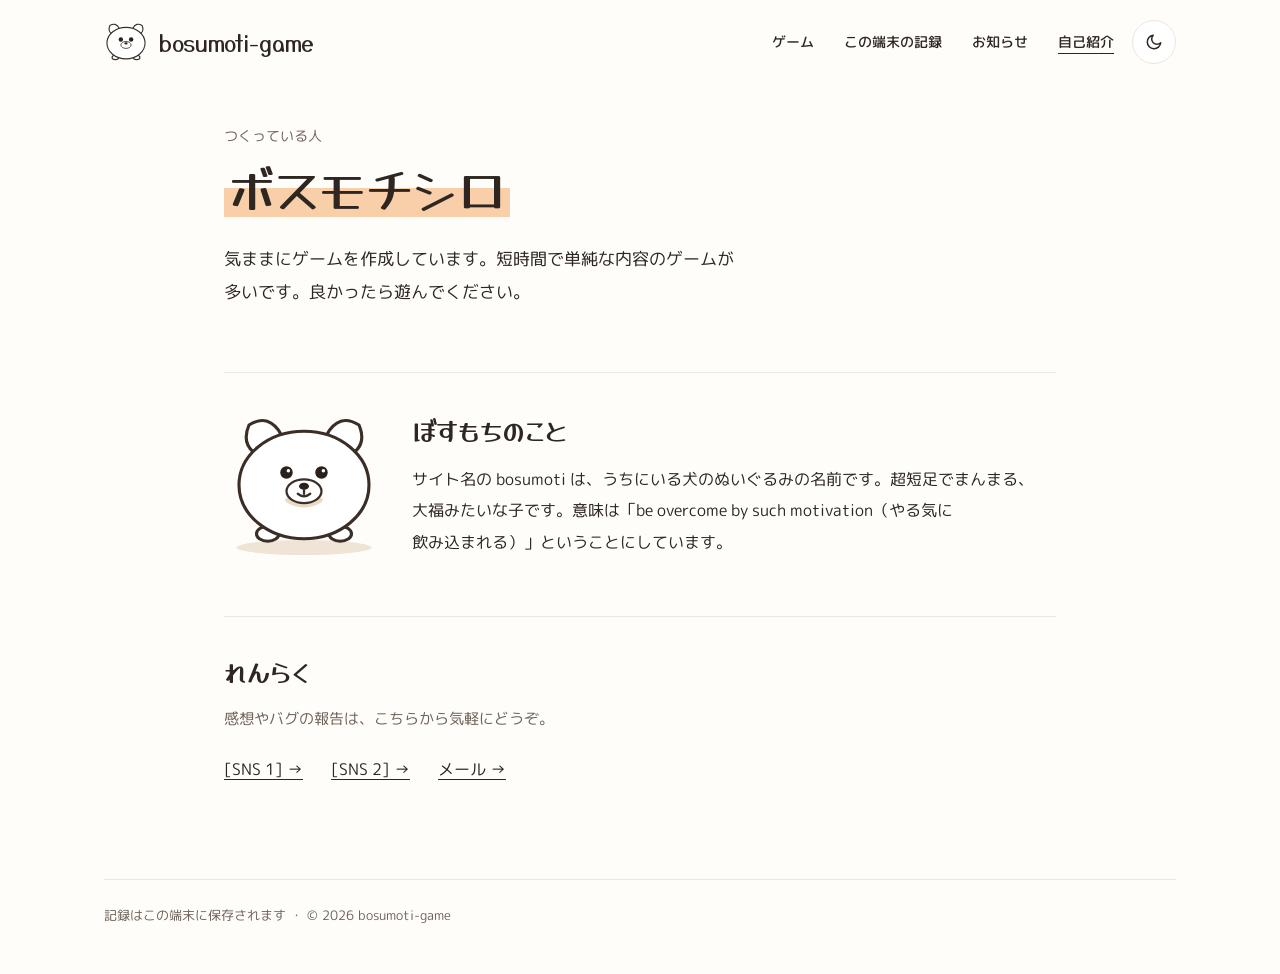
<file: about.html>
<!doctype html>
<html lang="ja">
<head>
<meta charset="utf-8">
<meta name="viewport" content="width=device-width, initial-scale=1">
<title>自己紹介 ・ bosumoti-game</title>
<script src="js/theme.js"></script>
<link rel="preconnect" href="https://fonts.googleapis.com">
<link rel="preconnect" href="https://fonts.gstatic.com" crossorigin>
<link rel="stylesheet" href="design/tokens.css">
<link rel="stylesheet" href="css/site.css">
<link rel="stylesheet" href="css/about.css">
<link rel="icon" href="assets/bosumoti-logo.svg" type="image/svg+xml">
<script type="module" src="js/site.js"></script>
</head>
<body>

<header class="site-header container">
  <a class="site-logo" href="index.html">
    <img class="site-logo__mochi" src="assets/bosumoti-logo.svg" alt="" width="44" height="44">
    <span class="site-logo__name">bosumoti-game</span>
  </a>
  <div class="site-header__right">
    <nav class="site-nav" aria-label="メイン">
      <a href="index.html">ゲーム</a>
      <a href="records.html">この端末の記録</a>
      <a href="news.html">お知らせ</a>
      <a href="about.html" aria-current="page">自己紹介</a>
    </nav>
    <button type="button" class="theme-toggle" data-theme-toggle aria-label="テーマを切り替え">
      <svg class="icon-sun" width="18" height="18" viewBox="0 0 24 24" fill="none" stroke="currentColor" stroke-width="2" stroke-linecap="round" aria-hidden="true"><circle cx="12" cy="12" r="4"></circle><path d="M12 2v2M12 20v2M4.9 4.9l1.4 1.4M17.7 17.7l1.4 1.4M2 12h2M20 12h2M4.9 19.1l1.4-1.4M17.7 6.3l1.4-1.4"></path></svg>
      <svg class="icon-moon" width="18" height="18" viewBox="0 0 24 24" fill="none" stroke="currentColor" stroke-width="2" stroke-linecap="round" stroke-linejoin="round" aria-hidden="true"><path d="M21 13A9 9 0 1 1 11 3a7 7 0 0 0 10 10z"></path></svg>
    </button>
  </div>
</header>

<main class="about-main">
  <p class="about-label">つくっている人</p>
  <h1 class="heading about-name"><span class="mark" style="--m: var(--color-about)">ボスモチシロ</span></h1>
  <p class="about-intro">気ままにゲームを作成しています。短時間で単純な内容のゲームが多いです。良かったら遊んでください。</p>

  <section class="about-section about-mochi" aria-labelledby="mochi-heading">
    <img class="about-mochi__image" src="assets/bosumoti-normal.svg" alt="ぼすもち" width="160" height="155">
    <div class="about-mochi__text">
      <h2 class="heading about-section__title" id="mochi-heading">ぼすもちのこと</h2>
      <p>サイト名の bosumoti は、うちにいる犬のぬいぐるみの名前です。超短足でまんまる、大福みたいな子です。意味は「be overcome by such motivation（やる気に飲み込まれる）」ということにしています。</p>
    </div>
  </section>

  <section class="about-section" aria-labelledby="contact-heading">
    <h2 class="heading about-section__title" id="contact-heading">れんらく</h2>
    <p class="about-contact__lead">感想やバグの報告は、こちらから気軽にどうぞ。</p>
    <!-- 仮のリンク。SNS の URL と、メールアドレス（mailto:）に差し替える -->
    <ul class="about-contact">
      <li><a href="#">[SNS 1] →</a></li>
      <li><a href="#">[SNS 2] →</a></li>
      <li><a href="#">メール →</a></li>
    </ul>
  </section>
</main>

<footer class="site-footer container">
  <p>記録はこの端末に保存されます ・ © 2026 bosumoti-game</p>
</footer>

</body>
</html>
</file>
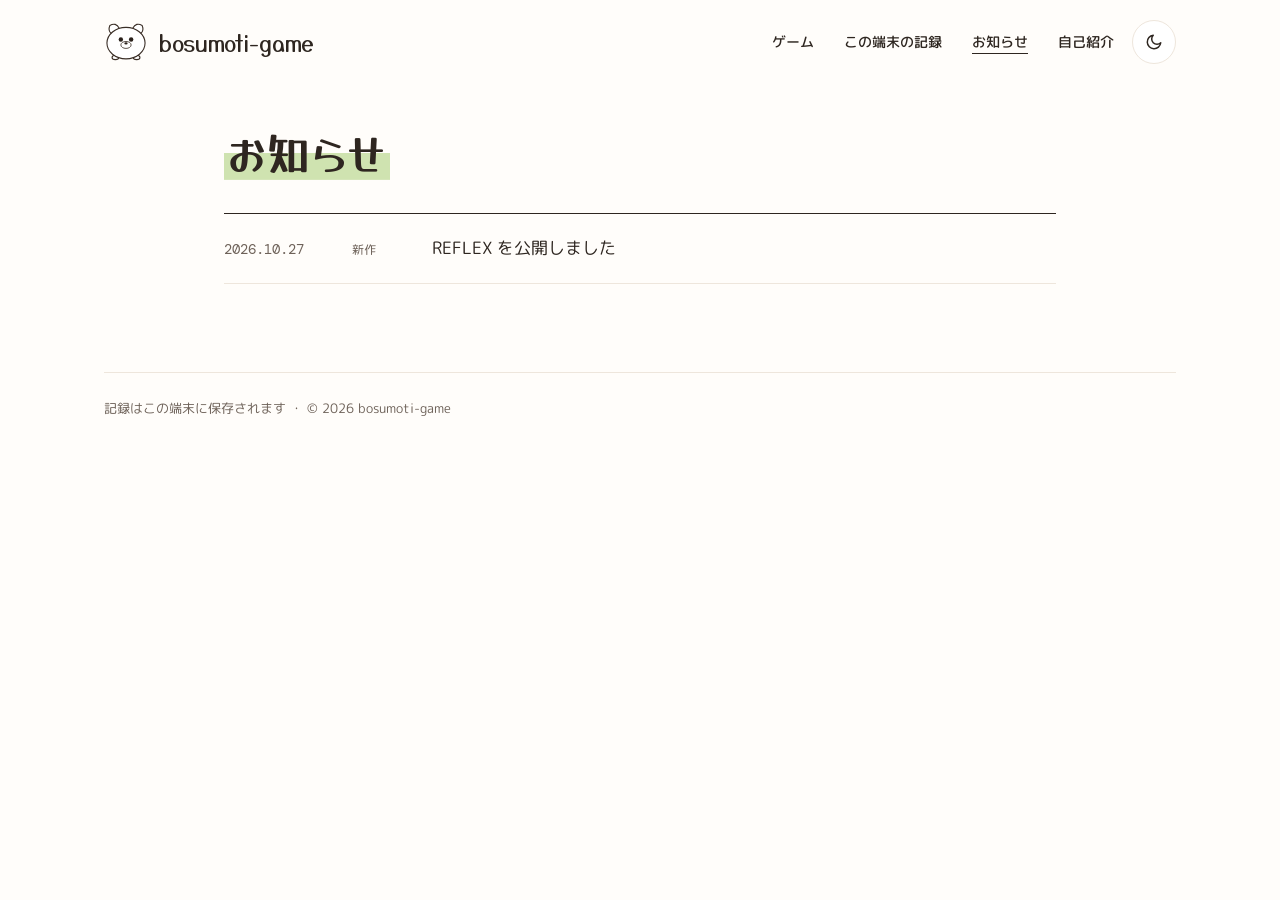
<file: news.html>
<!doctype html>
<html lang="ja">
<head>
<meta charset="utf-8">
<meta name="viewport" content="width=device-width, initial-scale=1">
<title>お知らせ ・ bosumoti-game</title>
<script src="js/theme.js"></script>
<link rel="preconnect" href="https://fonts.googleapis.com">
<link rel="preconnect" href="https://fonts.gstatic.com" crossorigin>
<link rel="stylesheet" href="design/tokens.css">
<link rel="stylesheet" href="css/site.css">
<link rel="stylesheet" href="css/news.css">
<link rel="icon" href="assets/bosumoti-logo.svg" type="image/svg+xml">
<script type="module" src="js/news-page.js"></script>
</head>
<body>

<header class="site-header container">
  <a class="site-logo" href="index.html">
    <img class="site-logo__mochi" src="assets/bosumoti-logo.svg" alt="" width="44" height="44">
    <span class="site-logo__name">bosumoti-game</span>
  </a>
  <div class="site-header__right">
    <nav class="site-nav" aria-label="メイン">
      <a href="index.html">ゲーム</a>
      <a href="records.html">この端末の記録</a>
      <a href="news.html" aria-current="page">お知らせ</a>
      <a href="about.html">自己紹介</a>
    </nav>
    <button type="button" class="theme-toggle" data-theme-toggle aria-label="テーマを切り替え">
      <svg class="icon-sun" width="18" height="18" viewBox="0 0 24 24" fill="none" stroke="currentColor" stroke-width="2" stroke-linecap="round" aria-hidden="true"><circle cx="12" cy="12" r="4"></circle><path d="M12 2v2M12 20v2M4.9 4.9l1.4 1.4M17.7 17.7l1.4 1.4M2 12h2M20 12h2M4.9 19.1l1.4-1.4M17.7 6.3l1.4-1.4"></path></svg>
      <svg class="icon-moon" width="18" height="18" viewBox="0 0 24 24" fill="none" stroke="currentColor" stroke-width="2" stroke-linecap="round" stroke-linejoin="round" aria-hidden="true"><path d="M21 13A9 9 0 1 1 11 3a7 7 0 0 0 10 10z"></path></svg>
    </button>
  </div>
</header>

<main class="news-main">
  <h1 class="heading news-title"><span class="mark" style="--m: var(--color-news)">お知らせ</span></h1>
  <ul class="news-items" data-news></ul>
  <nav class="pager" aria-label="ページ送り" data-pager hidden></nav>
</main>

<footer class="site-footer container">
  <p>記録はこの端末に保存されます ・ © 2026 bosumoti-game</p>
</footer>

</body>
</html>
</file>
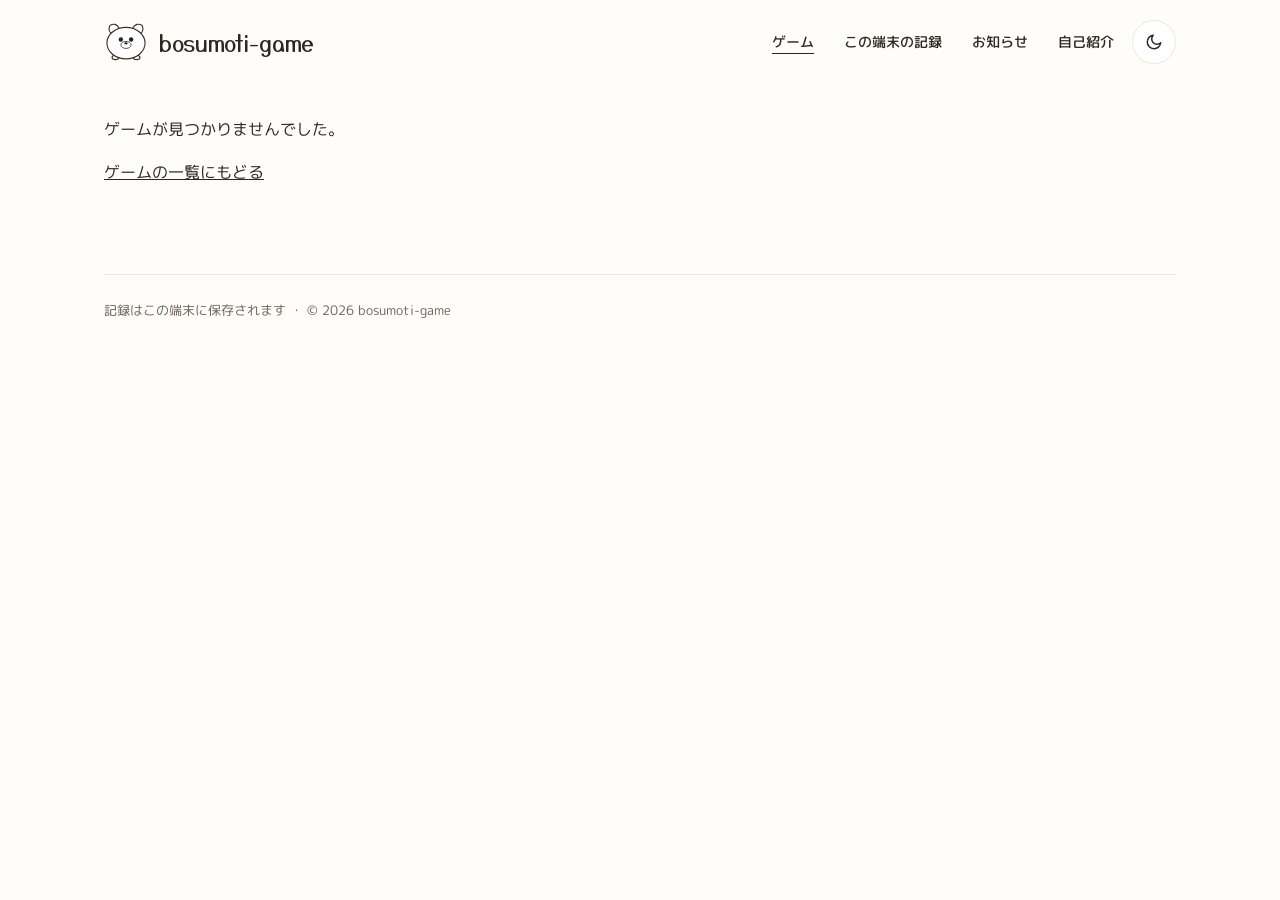
<file: play.html>
<!doctype html>
<html lang="ja">
<head>
<meta charset="utf-8">
<meta name="viewport" content="width=device-width, initial-scale=1">
<title>ゲーム ・ bosumoti-game</title>
<script src="js/theme.js"></script>
<link rel="preconnect" href="https://fonts.googleapis.com">
<link rel="preconnect" href="https://fonts.gstatic.com" crossorigin>
<link rel="stylesheet" href="design/tokens.css">
<link rel="stylesheet" href="css/site.css">
<link rel="stylesheet" href="css/play.css">
<link rel="icon" href="assets/bosumoti-logo.svg" type="image/svg+xml">
<script type="module" src="js/play.js"></script>
</head>
<body>

<header class="site-header container">
  <a class="site-logo" href="index.html">
    <img class="site-logo__mochi" src="assets/bosumoti-logo.svg" alt="" width="44" height="44">
    <span class="site-logo__name">bosumoti-game</span>
  </a>
  <div class="site-header__right">
    <nav class="site-nav" aria-label="メイン">
      <a href="index.html" aria-current="page">ゲーム</a>
      <a href="records.html">この端末の記録</a>
      <a href="news.html">お知らせ</a>
      <a href="about.html">自己紹介</a>
    </nav>
    <button type="button" class="theme-toggle" data-theme-toggle aria-label="テーマを切り替え">
      <svg class="icon-sun" width="18" height="18" viewBox="0 0 24 24" fill="none" stroke="currentColor" stroke-width="2" stroke-linecap="round" aria-hidden="true"><circle cx="12" cy="12" r="4"></circle><path d="M12 2v2M12 20v2M4.9 4.9l1.4 1.4M17.7 17.7l1.4 1.4M2 12h2M20 12h2M4.9 19.1l1.4-1.4M17.7 6.3l1.4-1.4"></path></svg>
      <svg class="icon-moon" width="18" height="18" viewBox="0 0 24 24" fill="none" stroke="currentColor" stroke-width="2" stroke-linecap="round" stroke-linejoin="round" aria-hidden="true"><path d="M21 13A9 9 0 1 1 11 3a7 7 0 0 0 10 10z"></path></svg>
    </button>
  </div>
</header>

<main class="container play-main">
  <p class="breadcrumb"><a href="index.html">ゲーム</a> ／ <span data-game-name>…</span></p>
  <div class="play-title">
    <span class="play-title__no num" data-game-no></span>
    <h1 class="heading play-title__name" data-game-name>…</h1>
    <span class="play-title__meta" data-game-meta></span>
  </div>

  <div class="play-layout" data-layout="stack">
    <div class="play-game">
      <div class="game-frame" data-frame>
        <iframe class="game-frame__iframe" title="ゲーム画面" allow="fullscreen" data-iframe></iframe>
        <div class="game-frame__curtain" data-curtain>
          <button type="button" class="start-button" data-start>
            <svg width="16" height="16" viewBox="0 0 24 24" fill="currentColor" aria-hidden="true"><path d="M7 4l13 8-13 8z"></path></svg>
            スタート
          </button>
        </div>
        <div class="celebrate" data-celebrate hidden>
          <div class="celebrate__bits" data-bits aria-hidden="true"></div>
          <img class="celebrate__mochi" src="assets/bosumoti-happy.svg" alt="" width="112" height="108">
          <p class="celebrate__title heading">自己ベスト更新！</p>
          <p class="celebrate__score num" data-celebrate-score></p>
        </div>
      </div>

      <p class="my-best">
        あなたのベスト <span class="my-best__value num" data-best>—</span><span class="my-best__unit" data-best-unit></span>
        <span class="my-best__sep" aria-hidden="true">・</span>
        今週 <span class="my-best__value num" data-week-rank>—</span> 位
      </p>
      <p class="play-note" data-note role="status" aria-live="polite"></p>
    </div>

    <section class="ranking" aria-labelledby="ranking-heading">
      <h2 class="heading ranking__heading" id="ranking-heading"><span class="mark" style="--m: var(--color-rank)">ランキング</span></h2>
      <p class="ranking__mode" data-ranking-mode></p>
      <div class="ranking__tabs" role="group" aria-label="期間">
        <button type="button" class="ranking__tab" data-period="week" aria-pressed="true">今週</button>
        <button type="button" class="ranking__tab" data-period="month" aria-pressed="false">今月</button>
        <button type="button" class="ranking__tab" data-period="all" aria-pressed="false">全期間</button>
      </div>
      <ol class="ranking__list" data-ranking-list></ol>
      <p class="ranking__message" data-ranking-message hidden></p>
      <div class="ranking__me" data-ranking-me></div>
      <p class="ranking__note" data-period-note></p>
    </section>

    <section class="howto" aria-labelledby="howto-heading">
      <h2 class="heading howto__heading" id="howto-heading"><span class="mark" style="--m: var(--color-game)">あそびかた</span></h2>
      <p class="howto__mode" data-howto-mode></p>
      <p class="howto__text" data-howto-text></p>
      <div class="howto__keys" data-howto-keys></div>
    </section>
  </div>
</main>

<footer class="site-footer container">
  <p>記録はこの端末に保存されます ・ © 2026 bosumoti-game</p>
</footer>

</body>
</html>
</file>
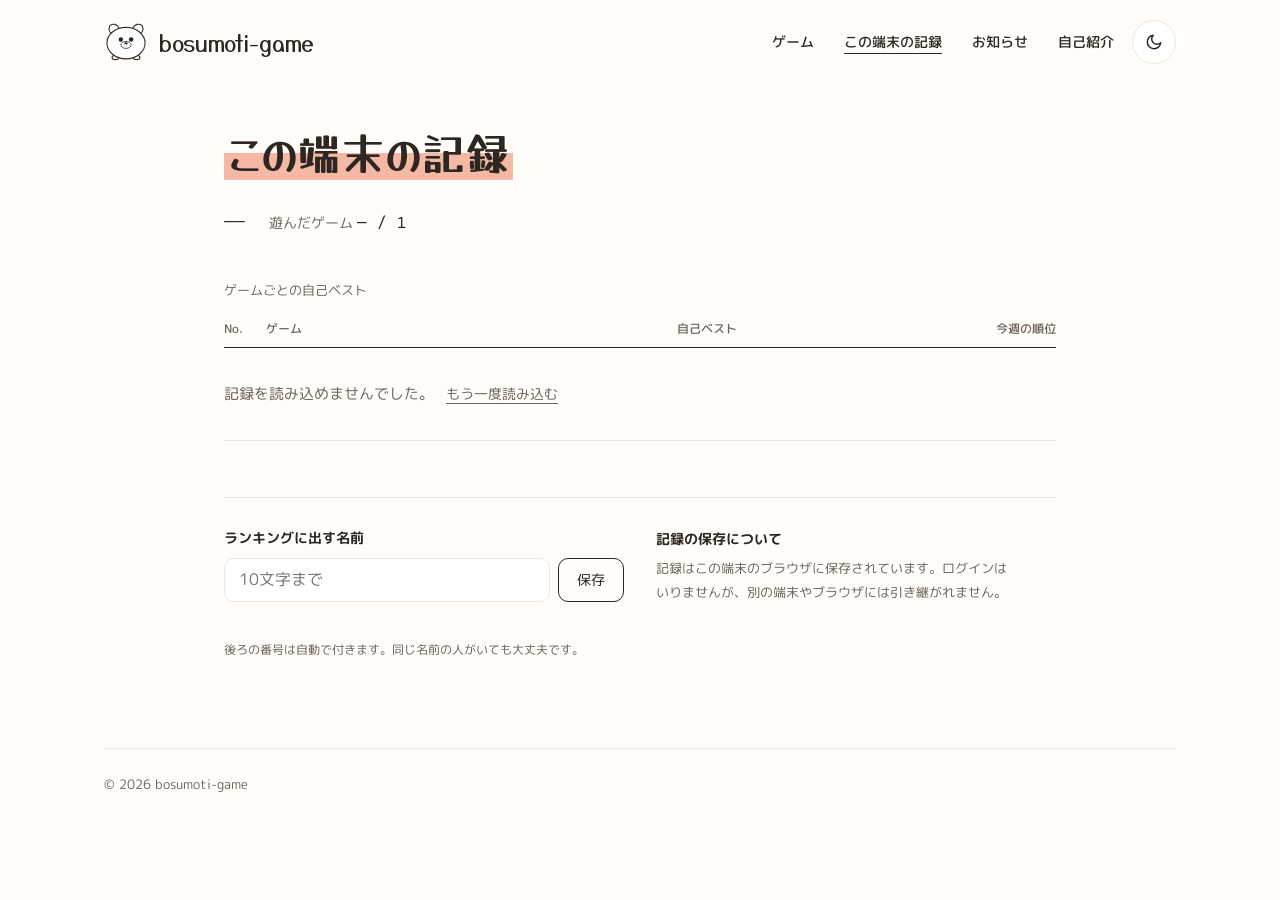
<file: records.html>
<!doctype html>
<html lang="ja">
<head>
<meta charset="utf-8">
<meta name="viewport" content="width=device-width, initial-scale=1">
<title>この端末の記録 ・ bosumoti-game</title>
<script src="js/theme.js"></script>
<link rel="preconnect" href="https://fonts.googleapis.com">
<link rel="preconnect" href="https://fonts.gstatic.com" crossorigin>
<link rel="stylesheet" href="design/tokens.css">
<link rel="stylesheet" href="css/site.css">
<link rel="stylesheet" href="css/records.css">
<link rel="icon" href="assets/bosumoti-logo.svg" type="image/svg+xml">
<script type="module" src="js/records.js"></script>
</head>
<body>

<header class="site-header container">
  <a class="site-logo" href="index.html">
    <img class="site-logo__mochi" src="assets/bosumoti-logo.svg" alt="" width="44" height="44">
    <span class="site-logo__name">bosumoti-game</span>
  </a>
  <div class="site-header__right">
    <nav class="site-nav" aria-label="メイン">
      <a href="index.html">ゲーム</a>
      <a href="records.html" aria-current="page">この端末の記録</a>
      <a href="news.html">お知らせ</a>
      <a href="about.html">自己紹介</a>
    </nav>
    <button type="button" class="theme-toggle" data-theme-toggle aria-label="テーマを切り替え">
      <svg class="icon-sun" width="18" height="18" viewBox="0 0 24 24" fill="none" stroke="currentColor" stroke-width="2" stroke-linecap="round" aria-hidden="true"><circle cx="12" cy="12" r="4"></circle><path d="M12 2v2M12 20v2M4.9 4.9l1.4 1.4M17.7 17.7l1.4 1.4M2 12h2M20 12h2M4.9 19.1l1.4-1.4M17.7 6.3l1.4-1.4"></path></svg>
      <svg class="icon-moon" width="18" height="18" viewBox="0 0 24 24" fill="none" stroke="currentColor" stroke-width="2" stroke-linecap="round" stroke-linejoin="round" aria-hidden="true"><path d="M21 13A9 9 0 1 1 11 3a7 7 0 0 0 10 10z"></path></svg>
    </button>
  </div>
</header>

<main class="records-main">
  <h1 class="heading records-title"><span class="mark" style="--m: var(--color-rank)">この端末の記録</span></h1>
  <div class="records-summary">
    <p class="records-summary__player" data-player>—</p>
    <p class="records-summary__played">遊んだゲーム <span class="num" data-played>— / —</span></p>
  </div>

  <table class="records-table">
    <caption>ゲームごとの自己ベスト</caption>
    <thead>
      <tr>
        <th scope="col">No.</th>
        <th scope="col">ゲーム</th>
        <th scope="col" class="is-num">自己ベスト</th>
        <th scope="col" class="is-num">今週の順位</th>
      </tr>
    </thead>
    <tbody data-records></tbody>
  </table>

  <section class="records-bottom">
    <form class="name-form" data-name-form novalidate>
      <label class="name-form__label" for="name-input">ランキングに出す名前</label>
      <div class="name-form__row">
        <input class="name-form__input" id="name-input" type="text" maxlength="10" autocomplete="off" placeholder="10文字まで" data-name-input>
        <button class="name-form__save" type="submit" data-name-save>保存</button>
      </div>
      <p class="name-form__message" data-name-message role="status" aria-live="polite"></p>
      <p class="name-form__hint" data-name-hint>後ろの番号は自動で付きます。同じ名前の人がいても大丈夫です。</p>
    </form>
    <div class="records-about">
      <p class="records-about__title">記録の保存について</p>
      記録はこの端末のブラウザに保存されています。ログインはいりませんが、別の端末やブラウザには引き継がれません。
    </div>
  </section>
</main>

<footer class="site-footer container">
  <p>© 2026 bosumoti-game</p>
</footer>

</body>
</html>
</file>
<file: design/tokens.css>
/*
  bosumoti-game デザイントークン
  色・フォント・動きはここの変数だけを使う。新しい値を足すときは先に相談する。
  テーマ：最初は prefers-color-scheme に従う。
  切り替えたら <html data-theme="light|dark"> を付け、localStorage に保存する。
*/

@import url("https://fonts.googleapis.com/css2?family=Yusei+Magic&family=M+PLUS+Rounded+1c:wght@400;500;700&family=DM+Mono:wght@400;500&display=swap");

:root {
  /* フォント */
  --font-heading: "Yusei Magic", sans-serif;
  --font-body: "M PLUS Rounded 1c", sans-serif;
  --font-number: "DM Mono", monospace;

  /* 基本の色（ライト） */
  --color-bg: #FFFDFA;
  --color-surface: #FFFFFF;
  --color-line: #EEE6DC;
  --color-text: #2E2620;
  --color-text-sub: #6E6259;
  --color-shadow: #EFE4D6;      /* ぼすもちの足元の影 */
  --color-hover: #FBF6EF;       /* 表の行に触れたとき */

  /* セクションの色（ライト） */
  --color-game: #F7DFA0;        /* 山吹：ゲーム */
  --color-rank: #F4B8A4;        /* 朱：ランキング・記録更新 */
  --color-news: #CFE3B0;        /* 若草：お知らせ */
  --color-about: #F8CFA8;       /* 杏：自己紹介 */
  --color-on-game: #4A3A12;     /* 山吹の面に文字をのせるとき */

  /* ぼすもち専用（テーマで変えない） */
  --mochi-body: #FFFFFF;
  --mochi-line: #3A2E26;
  --mochi-eye: #2A211B;
  --mochi-cheek: #F8CFA8;
  --mochi-sweat: #D6E9F2;

  /* 形 */
  --radius-card: 14px;
  --radius-control: 10px;
  --tap-min: 44px;
  --content-max: 1120px;
  --content-narrow: 880px;

  /* 動き */
  --dur-fast: 0.2s;
  --dur-base: 0.3s;
  --dur-countup: 0.9s;
  --ease-pop: cubic-bezier(0.3, 1.6, 0.5, 1);
}

@media (prefers-color-scheme: dark) {
  :root:not([data-theme="light"]) {
    --color-bg: #1C1916;
    --color-surface: #26221E;
    --color-line: #3A342E;
    --color-text: #F4EEE6;
    --color-text-sub: #BDB2A6;
    --color-shadow: #2E2823;
    --color-hover: #24201C;
    --color-game: rgba(247, 223, 160, 0.32);
    --color-rank: rgba(244, 184, 164, 0.30);
    --color-news: rgba(207, 227, 176, 0.30);
    --color-about: rgba(248, 207, 168, 0.32);
    --color-on-game: #F4EEE6;
  }
}

:root[data-theme="dark"] {
  --color-bg: #1C1916;
  --color-surface: #26221E;
  --color-line: #3A342E;
  --color-text: #F4EEE6;
  --color-text-sub: #BDB2A6;
  --color-shadow: #2E2823;
  --color-hover: #24201C;
  --color-game: rgba(247, 223, 160, 0.32);
  --color-rank: rgba(244, 184, 164, 0.30);
  --color-news: rgba(207, 227, 176, 0.30);
  --color-about: rgba(248, 207, 168, 0.32);
  --color-on-game: #F4EEE6;
}

/* 見出しのマーカー：<span class="mark" style="--m: var(--color-game)">高得点</span> */
.mark {
  background-image: linear-gradient(var(--m), var(--m));
  background-repeat: no-repeat;
  background-position: 0 88%;
  background-size: 100% 42%;
  padding: 0 4px;
}

@supports (animation-timeline: view()) {
  .mark {
    animation: mark-fill linear both;
    animation-timeline: view();
    animation-range: entry 30% cover 40%;
  }
}

@keyframes mark-fill {
  from { background-size: 0% 42%; }
  to   { background-size: 100% 42%; }
}

@media (prefers-reduced-motion: reduce) {
  *, *::before, *::after {
    animation: none !important;
    transition: none !important;
  }
}
</file>
<file: css/site.css>
/*
  どのページにも共通の見た目。色・フォント・動きは design/tokens.css の変数だけを使う。
*/

*, *::before, *::after { box-sizing: border-box; }

html { -webkit-text-size-adjust: 100%; }

body {
  margin: 0;
  background: var(--color-bg);
  color: var(--color-text);
  font-family: var(--font-body);
  font-size: 16px;
  line-height: 1.7;
  /* 日本語を言葉の切れ目で改行する（対応していないブラウザではふつうに折り返す） */
  word-break: auto-phrase;
}

a { color: inherit; }
a:hover { opacity: 0.85; }

button { font-family: inherit; color: inherit; }

:focus-visible {
  outline: 2px solid var(--color-text);
  outline-offset: 2px;
}

.visually-hidden {
  position: absolute;
  width: 1px;
  height: 1px;
  margin: -1px;
  padding: 0;
  overflow: hidden;
  clip: rect(0 0 0 0);
  white-space: nowrap;
  border: 0;
}

.container {
  max-width: var(--content-max);
  margin: 0 auto;
  padding-left: 24px;
  padding-right: 24px;
}

@media (max-width: 480px) {
  .container { padding-left: 16px; padding-right: 16px; }
}

/* ===== ヘッダー ===== */
.site-header {
  display: flex;
  flex-wrap: wrap;
  gap: 8px 16px;
  align-items: center;
  justify-content: space-between;
  padding-top: 20px;
  padding-bottom: 20px;
}

.site-logo {
  display: inline-flex;
  align-items: center;
  gap: 10px;
  min-height: var(--tap-min);
  text-decoration: none;
}

.site-logo__mochi {
  display: block;
  width: 44px;
  height: 44px;
}

.site-logo__mochi.is-jumping {
  animation: mochi-jump 0.6s var(--ease-pop);
}

@keyframes mochi-jump {
  0%   { transform: none; }
  40%  { transform: translateY(-8px) rotate(-10deg); }
  100% { transform: none; }
}

.site-logo__name {
  font-family: var(--font-heading);
  font-size: 22px;
  line-height: 1;
}

.site-header__right {
  display: flex;
  flex-wrap: wrap;
  gap: 4px;
  align-items: center;
}

.site-nav {
  display: flex;
  flex-wrap: wrap;
  gap: 2px;
  font-size: 14px;
  font-weight: 500;
}

.site-nav a {
  display: inline-flex;
  align-items: center;
  min-height: var(--tap-min);
  padding: 0 14px;
  text-decoration: none;
}

.site-nav a[aria-current="page"] {
  text-decoration: underline;
  text-underline-offset: 6px;
}

.theme-toggle {
  display: inline-flex;
  align-items: center;
  justify-content: center;
  width: var(--tap-min);
  height: var(--tap-min);
  border: 1px solid var(--color-line);
  border-radius: 50%;
  background: var(--color-surface);
  cursor: pointer;
}

/* ダークのときは太陽（ライトへ）、ライトのときは月（ダークへ）を出す */
.theme-toggle .icon-sun { display: none; }
.theme-toggle[data-current="dark"] .icon-sun { display: block; }
.theme-toggle[data-current="dark"] .icon-moon { display: none; }

/* 狭い画面：1行目にロゴとテーマの切り替え、2行目にナビゲーション */
@media (max-width: 640px) {
  .site-header {
    display: grid;
    grid-template-columns: 1fr auto;
    grid-template-areas:
      "logo   toggle"
      "nav    nav";
  }
  .site-logo { grid-area: logo; }
  .site-header__right { display: contents; }
  .theme-toggle { grid-area: toggle; }
  .site-nav { grid-area: nav; margin-left: -10px; }
  .site-nav a { padding: 0 10px; }
}

/* ===== フッター ===== */
.site-footer {
  padding-bottom: 48px;
}

.site-footer p {
  margin: 0;
  border-top: 1px solid var(--color-line);
  padding-top: 24px;
  font-size: 13px;
  color: var(--color-text-sub);
}

/* ===== 見出し ===== */
.heading {
  margin: 0;
  font-family: var(--font-heading);
  font-weight: 400;
}

/* ===== 名前#番号 ===== */
.player-name__name {
  font-weight: 700;
}

.player-name__tag {
  font-family: var(--font-number);
  font-size: 0.75em;
  color: var(--color-text-sub);
}

/* 番号だけの人（名前を決めていない人）は、番号を本文の大きさで出す */
.player-name__tag:only-child {
  font-size: 0.9em;
}

/* ===== 数字 ===== */
.num {
  font-family: var(--font-number);
  font-variant-numeric: tabular-nums;
}

/* ===== キーの表示 ===== */
.key {
  display: inline-block;
  min-width: var(--tap-min);
  padding: 4px 10px;
  border: 1px solid var(--color-line);
  border-bottom-width: 3px;
  border-radius: 8px;
  background: var(--color-surface);
  font-family: var(--font-number);
  font-size: 14px;
  text-align: center;
  white-space: nowrap;
}
</file>
<file: css/top.css>
/*
  トップページ。仕様は docs/pages.md「トップ」。
*/

/* ===== 見出しとぼすもち ===== */
.hero {
  display: flex;
  flex-wrap: wrap;
  gap: 32px;
  align-items: flex-end;
  padding-top: 48px;
  padding-bottom: 72px;
}

.hero__text {
  flex: 1 1 480px;
  min-width: 0;
}

.hero__title {
  font-size: 64px;
  line-height: 1.35;
}

.hero__lead {
  margin: 24px 0 0;
  max-width: 28em;
  line-height: 1.9;
  color: var(--color-text-sub);
}

.hero__you {
  display: flex;
  flex-wrap: wrap;
  align-items: baseline;
  gap: 4px 10px;
  margin: 28px 0 0;
  font-size: 14px;
  color: var(--color-text-sub);
}

.hero__player {
  font-size: 17px;
  color: var(--color-text);
}

.hero__you a {
  font-size: 13px;
  text-underline-offset: 4px;
  /* タップしやすい高さを取る */
  display: inline-flex;
  align-items: center;
  min-height: var(--tap-min);
}

.hero__mochi {
  flex: 0 1 260px;
  width: 260px;
  max-width: 60%;
  height: auto;
}

@media (max-width: 640px) {
  .hero { padding-top: 24px; padding-bottom: 56px; }
  .hero__title { font-size: 44px; }
  .hero__mochi { margin-left: auto; width: 180px; }
}

/* ===== セクションの見出し ===== */
.top-section {
  padding-bottom: 88px;
}

.top-section__head {
  display: flex;
  align-items: baseline;
  gap: 14px;
  margin-bottom: 24px;
  border-top: 1px solid var(--color-line);
  padding-top: 32px;
}

.top-section__no {
  font-size: 13px;
  color: var(--color-text-sub);
}

.top-section__title {
  font-size: 32px;
}

.top-section__more {
  margin-left: auto;
  font-size: 14px;
  text-underline-offset: 4px;
}

/* ===== ゲーム ===== */
.game-grid {
  display: grid;
  grid-template-columns: repeat(auto-fill, minmax(240px, 1fr));
  gap: 32px 24px;
}

.game-card {
  display: flex;
  flex-direction: column;
  gap: 12px;
  text-decoration: none;
  transition: transform var(--dur-base) ease;
}

.game-card:hover,
.game-card:focus-visible {
  opacity: 1;
  transform: translateY(-4px);
}

/* 最新のゲームは1行まるごと使って横長に */
.game-card--latest {
  grid-column: 1 / -1;
}

.game-card__image {
  display: block;
  width: 100%;
  aspect-ratio: 4 / 3;
  object-fit: cover;
  border-radius: var(--radius-card);
  background: var(--color-surface);
}

.game-card--latest .game-card__image {
  aspect-ratio: 21 / 8;
}

/* 狭い画面で 21:8 だと細くなりすぎるので、少しだけ高さを取る */
@media (max-width: 640px) {
  .game-card--latest .game-card__image { aspect-ratio: 16 / 9; }
}

.game-card__info {
  display: flex;
  flex-wrap: wrap;
  align-items: baseline;
  justify-content: space-between;
  gap: 6px 12px;
}

.game-card__name-row {
  display: flex;
  align-items: baseline;
  gap: 10px;
  min-width: 0;
}

.game-card__no {
  font-size: 12px;
  color: var(--color-text-sub);
}

.game-card__name {
  font-weight: 700;
  font-size: 17px;
}

.game-card--latest .game-card__name {
  font-size: 22px;
}

.game-card__new {
  padding: 2px 8px;
  border-radius: 6px;
  background: var(--color-game);
  color: var(--color-on-game);
  font-family: var(--font-number);
  font-size: 11px;
}

.game-card__best {
  display: flex;
  flex-wrap: wrap;
  align-items: baseline;
  gap: 2px 14px;
  font-size: 13px;
  color: var(--color-text-sub);
}

.game-card__best-item {
  display: inline-flex;
  align-items: baseline;
  gap: 6px;
}

.game-card__best-value {
  font-family: var(--font-number);
  font-variant-numeric: tabular-nums;
  font-size: 15px;
  color: var(--color-text);
}

/* ===== お知らせ ===== */
.news-list {
  list-style: none;
  margin: 0;
  padding: 0;
}

.news-list li {
  display: flex;
  flex-wrap: wrap;
  gap: 8px 24px;
  padding: 16px 0;
  border-bottom: 1px solid var(--color-line);
}

.news-list__date {
  font-family: var(--font-number);
  font-size: 14px;
  color: var(--color-text-sub);
}

.news-list__title {
  text-decoration: none;
}

.news-list__empty {
  color: var(--color-text-sub);
}

/* ===== つくっている人とフッター ===== */
.top-footer {
  padding-bottom: 48px;
}

.top-footer__inner {
  display: flex;
  flex-wrap: wrap;
  gap: 24px;
  align-items: center;
  justify-content: space-between;
  border-top: 1px solid var(--color-line);
  padding-top: 32px;
}

.top-footer__about {
  display: flex;
  flex-wrap: wrap;
  align-items: baseline;
  gap: 4px 14px;
  margin: 0;
  font-size: 15px;
}

.top-footer__creator {
  font-size: 20px;
  text-decoration: none;
}

.top-footer__note {
  margin: 0;
  font-size: 13px;
  color: var(--color-text-sub);
}
</file>
<file: css/about.css>
/*
  自己紹介。仕様は docs/pages.md「自己紹介」。
*/

.about-main {
  max-width: var(--content-narrow);
  margin: 0 auto;
  padding: 40px 24px 88px;
}

@media (max-width: 480px) {
  .about-main { padding-left: 16px; padding-right: 16px; }
}

.about-label {
  margin: 0 0 8px;
  font-size: 14px;
  color: var(--color-text-sub);
}

.about-name {
  font-size: 48px;
  line-height: 1.3;
}

@media (max-width: 480px) {
  .about-name { font-size: 38px; }
}

.about-intro {
  margin: 24px 0 0;
  max-width: 32em;
  font-size: 17px;
  line-height: 1.95;
}

/* ===== セクション ===== */
.about-section {
  margin-top: 56px;
  border-top: 1px solid var(--color-line);
  padding-top: 32px;
}

.about-section__title {
  margin-bottom: 12px;
  font-size: 26px;
}

/* ===== ぼすもちのこと ===== */
.about-mochi {
  display: flex;
  flex-wrap: wrap;
  gap: 28px;
  align-items: center;
  margin-top: 64px;
}

.about-mochi__image {
  flex: 0 0 160px;
  width: 160px;
  height: auto;
}

.about-mochi__text {
  flex: 1 1 360px;
  min-width: 0;
}

.about-mochi__text p {
  margin: 0;
  line-height: 1.95;
}

/* ===== れんらく ===== */
.about-contact__lead {
  margin: 0 0 16px;
  font-size: 15px;
  color: var(--color-text-sub);
}

.about-contact {
  display: flex;
  flex-wrap: wrap;
  gap: 8px 28px;
  list-style: none;
  margin: 0;
  padding: 0;
}

.about-contact a {
  display: inline-flex;
  align-items: center;
  min-height: var(--tap-min);
  text-underline-offset: 4px;
}
</file>
<file: css/news.css>
/*
  お知らせ。仕様は docs/pages.md「お知らせ」。
*/

.news-main {
  max-width: var(--content-narrow);
  margin: 0 auto;
  padding: 40px 24px 88px;
}

@media (max-width: 480px) {
  .news-main { padding-left: 16px; padding-right: 16px; }
}

.news-title {
  margin-bottom: 32px;
  font-size: 44px;
  line-height: 1.3;
}

@media (max-width: 480px) {
  .news-title { font-size: 34px; }
}

/* ===== 一覧 ===== */
.news-items {
  list-style: none;
  margin: 0;
  padding: 0;
  border-top: 1px solid var(--color-text);
}

.news-item {
  border-bottom: 1px solid var(--color-line);
  /* ページ内リンク（news.html#id）で飛んだとき、ヘッダーの下にかくれないように */
  scroll-margin-top: 24px;
}

.news-item__row {
  display: flex;
  flex-wrap: wrap;
  align-items: baseline;
  gap: 6px 24px;
  padding: 20px 0;
  text-decoration: none;
}

.news-item__date {
  flex: 0 0 104px;
  font-family: var(--font-number);
  font-size: 14px;
  color: var(--color-text-sub);
}

/* 種類に色は付けない */
.news-item__type {
  flex: 0 0 56px;
  font-size: 12px;
  color: var(--color-text-sub);
}

.news-item__title {
  flex: 1 1 300px;
  min-width: 0;
  font-size: 17px;
}

/* 触れると、タイトルに若草のマーカーが引かれる（リンクのある項目だけ） */
.news-item__title-text {
  background-image: linear-gradient(var(--color-news), var(--color-news));
  background-repeat: no-repeat;
  background-position: 0 92%;
  background-size: 0% 30%;
  transition: background-size var(--dur-base) ease;
}

a.news-item__row:hover,
a.news-item__row:focus-visible {
  opacity: 1;
}

a.news-item__row:hover .news-item__title-text,
a.news-item__row:focus-visible .news-item__title-text,
.news-item.is-target .news-item__title-text {
  background-size: 100% 30%;
}

.news-items__empty {
  padding: 20px 0;
  color: var(--color-text-sub);
}

/* ===== ページ送り ===== */
.pager {
  display: flex;
  flex-wrap: wrap;
  justify-content: center;
  gap: 8px 24px;
  margin-top: 32px;
  font-family: var(--font-number);
  font-size: 14px;
}

.pager[hidden] { display: none; }

.pager a {
  display: inline-flex;
  align-items: center;
  justify-content: center;
  min-width: var(--tap-min);
  min-height: var(--tap-min);
  color: var(--color-text-sub);
  text-decoration: none;
}

.pager a[aria-current="page"] {
  color: var(--color-text);
  text-decoration: underline;
  text-underline-offset: 6px;
}

.pager__step {
  font-family: var(--font-body);
}
</file>
<file: css/play.css>
/*
  ゲーム詳細ページ。仕様は docs/pages.md「ゲーム詳細」。
*/

.play-main {
  padding-top: 16px;
  padding-bottom: 88px;
}

.breadcrumb {
  margin: 0 0 10px;
  font-size: 13px;
  color: var(--color-text-sub);
}

.play-title {
  display: flex;
  flex-wrap: wrap;
  align-items: baseline;
  gap: 8px 16px;
  margin-bottom: 20px;
}

.play-title__no {
  font-size: 14px;
  color: var(--color-text-sub);
}

.play-title__name {
  font-size: 44px;
  line-height: 1.2;
}

.play-title__meta {
  font-size: 14px;
  color: var(--color-text-sub);
}

@media (max-width: 480px) {
  .play-title__name { font-size: 34px; }
}

/* ===== 並べ方 =====
   side：ゲームの列とランキングを横に並べる／stack：ランキングをゲーム画面の下に置く。
   どちらにするかは、ゲームごとの最小幅をもとに js/play.js が決める。 */
.play-layout {
  --rank-w: 280px;
  --layout-gap: 32px;
  display: grid;
  gap: 40px var(--layout-gap);
  grid-template-columns: minmax(0, 1fr);
  grid-template-areas:
    "game"
    "rank"
    "howto";
  align-items: start;
}

.play-layout[data-layout="side"] {
  grid-template-columns: minmax(0, 1fr) var(--rank-w);
  grid-template-areas:
    "game  rank"
    "howto rank";
}

.play-game { grid-area: game; min-width: 0; }
.ranking   { grid-area: rank; min-width: 0; }
.howto     { grid-area: howto; min-width: 0; }

/* ===== ゲーム画面の枠 ===== */
.game-frame {
  position: relative;
  overflow: hidden;
  border-radius: var(--radius-card);
  background: var(--color-surface);
  border: 1px solid var(--color-line);
}

.game-frame[data-fit="aspect"] {
  aspect-ratio: var(--frame-ratio, 16 / 9);
}

/* 画面の高さ − ヘッダー。ただし最低の高さを下回らない */
.game-frame[data-fit="viewport"] {
  height: max(var(--frame-min, 550px), calc(100vh - var(--header-h, 84px)));
  height: max(var(--frame-min, 550px), calc(100dvh - var(--header-h, 84px)));
}

.game-frame__iframe {
  display: block;
  width: 100%;
  height: 100%;
  border: 0;
}

/* スタートの幕。押すと消えて、iframe にフォーカスが移る */
.game-frame__curtain {
  position: absolute;
  inset: 0;
  display: flex;
  align-items: center;
  justify-content: center;
  background: color-mix(in srgb, var(--color-bg) 72%, transparent);
}

.game-frame__curtain[hidden] { display: none; }

.start-button {
  display: inline-flex;
  align-items: center;
  gap: 10px;
  min-height: 56px;
  padding: 14px 32px;
  border: 0;
  border-radius: 999px;
  background: var(--color-text);
  color: var(--color-bg);
  font-weight: 700;
  font-size: 18px;
  cursor: pointer;
  transition: transform var(--dur-fast) var(--ease-pop);
}

.start-button:hover { transform: translateY(-2px); }

/* ===== 自己ベスト更新 ===== */
.celebrate {
  position: absolute;
  inset: 0;
  display: flex;
  flex-direction: column;
  align-items: center;
  justify-content: center;
  gap: 6px;
  overflow: hidden;
  background: color-mix(in srgb, var(--color-text) 72%, transparent);
  color: var(--color-bg);
  text-align: center;
  pointer-events: none;
  transition: opacity var(--dur-base) ease;
}

.celebrate[hidden] { display: none; }
.celebrate.is-leaving { opacity: 0; }

.celebrate__mochi {
  width: 112px;
  height: auto;
  animation: celebrate-pop 0.5s var(--ease-pop) both;
}

.celebrate__title {
  margin: 0;
  font-size: 28px;
}

.celebrate__score {
  margin: 0;
  font-size: 40px;
  line-height: 1.2;
}

@keyframes celebrate-pop {
  from { transform: scale(0.6); opacity: 0; }
  to   { transform: scale(1); opacity: 1; }
}

.celebrate__bits {
  position: absolute;
  inset: 0;
}

.celebrate__bit {
  position: absolute;
  top: -12px;
  width: 8px;
  height: 12px;
  border-radius: 2px;
  animation: bit-fall 1.6s ease-in forwards;
}

@keyframes bit-fall {
  from { transform: translateY(0) rotate(0); }
  to   { transform: translateY(var(--fall, 600px)) rotate(540deg); opacity: 0; }
}

@media (prefers-reduced-motion: reduce) {
  .celebrate__bits { display: none; }
}

/* ===== あなたのベスト ===== */
.my-best {
  margin: 16px 0 0;
  font-size: 14px;
  color: var(--color-text-sub);
}

.my-best__value {
  font-size: 18px;
  color: var(--color-text);
}

.my-best__unit {
  margin-left: 2px;
  font-size: 12px;
}

.my-best__sep {
  margin: 0 8px;
}

.play-note {
  margin: 4px 0 0;
  min-height: 1.7em;
  font-size: 13px;
  color: var(--color-text-sub);
}

/* ===== ランキング ===== */
.ranking__heading {
  margin-bottom: 4px;
  font-size: 26px;
}

.ranking__mode {
  margin: 0 0 4px;
  font-size: 13px;
  color: var(--color-text-sub);
}

.ranking__tabs {
  display: flex;
  gap: 18px;
  margin-bottom: 8px;
}

.ranking__tab {
  min-height: var(--tap-min);
  padding: 0;
  border: 0;
  background: transparent;
  font-size: 14px;
  color: var(--color-text-sub);
  cursor: pointer;
}

.ranking__tab[aria-pressed="true"] {
  color: var(--color-text);
  text-decoration: underline;
  text-decoration-thickness: 2px;
  text-underline-offset: 6px;
}

.ranking__list {
  list-style: none;
  margin: 0;
  padding: 0;
}

.ranking__row,
.ranking__me-row {
  display: flex;
  align-items: baseline;
  gap: 14px;
}

.ranking__row {
  padding: 9px 0;
  border-bottom: 1px solid var(--color-line);
}

.ranking__rank {
  flex: 0 0 24px;
  font-family: var(--font-number);
  font-size: 14px;
  color: var(--color-text-sub);
}

.ranking__name {
  flex: 1 1 auto;
  min-width: 0;
  overflow: hidden;
  text-overflow: ellipsis;
  white-space: nowrap;
  font-size: 15px;
}

.ranking__score {
  font-family: var(--font-number);
  font-variant-numeric: tabular-nums;
  font-size: 15px;
}

.ranking__message {
  margin: 0;
  padding: 16px 0;
  border-bottom: 1px solid var(--color-line);
  font-size: 14px;
  color: var(--color-text-sub);
}

.ranking__message[hidden] { display: none; }

.ranking__retry {
  min-height: var(--tap-min);
  margin-left: 8px;
  padding: 0 4px;
  border: 0;
  background: transparent;
  font-size: 14px;
  text-decoration: underline;
  text-underline-offset: 4px;
  cursor: pointer;
}

/* 自分の行。朱の面で目立たせる */
.ranking__me-row {
  margin-top: 10px;
  padding: 10px 12px;
  border-radius: var(--radius-control);
  background: var(--color-rank);
}

.ranking__me-row .ranking__rank,
.ranking__me-row .player-name__tag {
  color: var(--color-text);
}

.ranking__me-label {
  font-weight: 700;
  margin-right: 0.5em;
}

.ranking__note {
  margin: 12px 0 0;
  font-size: 12px;
  color: var(--color-text-sub);
}

/* ===== あそびかた ===== */
.howto {
  border-top: 1px solid var(--color-line);
  padding-top: 28px;
}

.howto__heading {
  margin-bottom: 8px;
  font-size: 26px;
}

.howto__mode {
  margin: 0 0 4px;
  font-size: 13px;
  color: var(--color-text-sub);
}

.howto__text {
  margin: 0 0 20px;
  line-height: 1.9;
}

.howto__keys {
  display: flex;
  flex-wrap: wrap;
  gap: 12px 28px;
  font-size: 15px;
}

.howto__key {
  display: inline-flex;
  align-items: center;
  gap: 10px;
}
</file>
<file: css/records.css>
/*
  この端末の記録。仕様は docs/pages.md「この端末の記録」。
*/

.records-main {
  max-width: var(--content-narrow);
  margin: 0 auto;
  padding: 40px 24px 88px;
}

@media (max-width: 480px) {
  .records-main { padding-left: 16px; padding-right: 16px; }
}

.records-title {
  font-size: 44px;
  line-height: 1.3;
}

@media (max-width: 480px) {
  .records-title { font-size: 34px; }
}

.records-summary {
  display: flex;
  flex-wrap: wrap;
  align-items: baseline;
  gap: 8px 24px;
  margin: 20px 0 40px;
}

.records-summary p { margin: 0; }

.records-summary__player {
  font-size: 22px;
}

.records-summary__player .player-name__tag {
  font-size: 14px;
}

.records-summary__player .player-name__tag:only-child {
  font-size: 20px;
  color: var(--color-text);
}

.records-summary__played {
  font-size: 14px;
  color: var(--color-text-sub);
}

.records-summary__played .num {
  font-size: 16px;
  color: var(--color-text);
}

/* ===== 表 ===== */
.records-table {
  width: 100%;
  border-collapse: collapse;
  font-size: 15px;
}

.records-table caption {
  padding-bottom: 10px;
  text-align: left;
  font-size: 13px;
  color: var(--color-text-sub);
}

.records-table thead tr {
  border-bottom: 1px solid var(--color-text);
}

.records-table th {
  padding: 8px 0;
  text-align: left;
  font-size: 12px;
  font-weight: 500;
  color: var(--color-text-sub);
}

.records-table td {
  padding: 14px 0;
}

.records-table th:first-child,
.records-table td:first-child {
  width: 3.5em;
}

.records-table .is-num {
  text-align: right;
  padding-left: 16px;
}

.records-table tbody tr {
  border-bottom: 1px solid var(--color-line);
  transition: background-color var(--dur-fast) ease;
}

.records-table tbody tr:hover {
  background-color: var(--color-hover);
}

.records-table__no {
  font-family: var(--font-number);
  font-size: 13px;
  color: var(--color-text-sub);
}

.records-table__game {
  font-weight: 700;
  text-decoration: none;
}

/* モードのあるゲーム：ゲームの行の下にモードの行を並べる */
.records-table tr.is-game-with-modes {
  border-bottom: 0;
}

.records-table tr.is-game-with-modes td {
  padding-bottom: 4px;
}

.records-table tr.is-mode td {
  padding-top: 8px;
  padding-bottom: 8px;
}

.records-table tr.is-mode:not(.is-mode-last) {
  border-bottom: 0;
}

.records-table__mode {
  padding-left: 1em;
  font-size: 14px;
}

.records-table__value {
  font-family: var(--font-number);
  font-variant-numeric: tabular-nums;
  white-space: nowrap;
}

.records-table__unit {
  margin-left: 4px;
  font-family: var(--font-body);
  font-size: 12px;
  color: var(--color-text-sub);
}

.records-table .is-empty {
  font-family: var(--font-body);
  font-size: 13px;
  color: var(--color-text-sub);
}

.records-table__message td {
  padding: 24px 0;
  color: var(--color-text-sub);
}

.records-table__retry {
  min-height: var(--tap-min);
  margin-left: 8px;
  padding: 0 4px;
  border: 0;
  background: transparent;
  font-size: 14px;
  text-decoration: underline;
  text-underline-offset: 4px;
  cursor: pointer;
}

@media (max-width: 480px) {
  .records-table { font-size: 14px; }
  .records-table .is-empty { font-size: 12px; }
}

/* ===== 名前の変更と、記録の保存について ===== */
.records-bottom {
  display: flex;
  flex-wrap: wrap;
  gap: 32px;
  margin-top: 56px;
  border-top: 1px solid var(--color-line);
  padding-top: 28px;
}

.name-form {
  flex: 1 1 320px;
  min-width: 0;
  display: flex;
  flex-direction: column;
  gap: 8px;
}

.name-form__label {
  font-size: 14px;
  font-weight: 700;
}

.name-form__row {
  display: flex;
  gap: 8px;
}

.name-form__input {
  flex: 1;
  min-width: 0;
  min-height: var(--tap-min);
  padding: 0 14px;
  border: 1px solid var(--color-line);
  border-radius: var(--radius-control);
  background: var(--color-surface);
  color: var(--color-text);
  font-family: inherit;
  font-size: 16px;
}

.name-form__save {
  min-height: var(--tap-min);
  padding: 0 18px;
  border: 1px solid var(--color-text);
  border-radius: var(--radius-control);
  background: transparent;
  font-size: 14px;
  cursor: pointer;
}

.name-form__save:disabled {
  opacity: 0.5;
  cursor: default;
}

.name-form__message {
  margin: 0;
  min-height: 1.7em;
  font-size: 13px;
}

.name-form__hint {
  margin: 0;
  font-size: 12px;
  color: var(--color-text-sub);
}

.records-about {
  flex: 1 1 320px;
  min-width: 0;
  font-size: 13px;
  line-height: 1.8;
  color: var(--color-text-sub);
}

.records-about__title {
  margin: 0 0 6px;
  font-size: 14px;
  font-weight: 700;
  color: var(--color-text);
}
</file>
